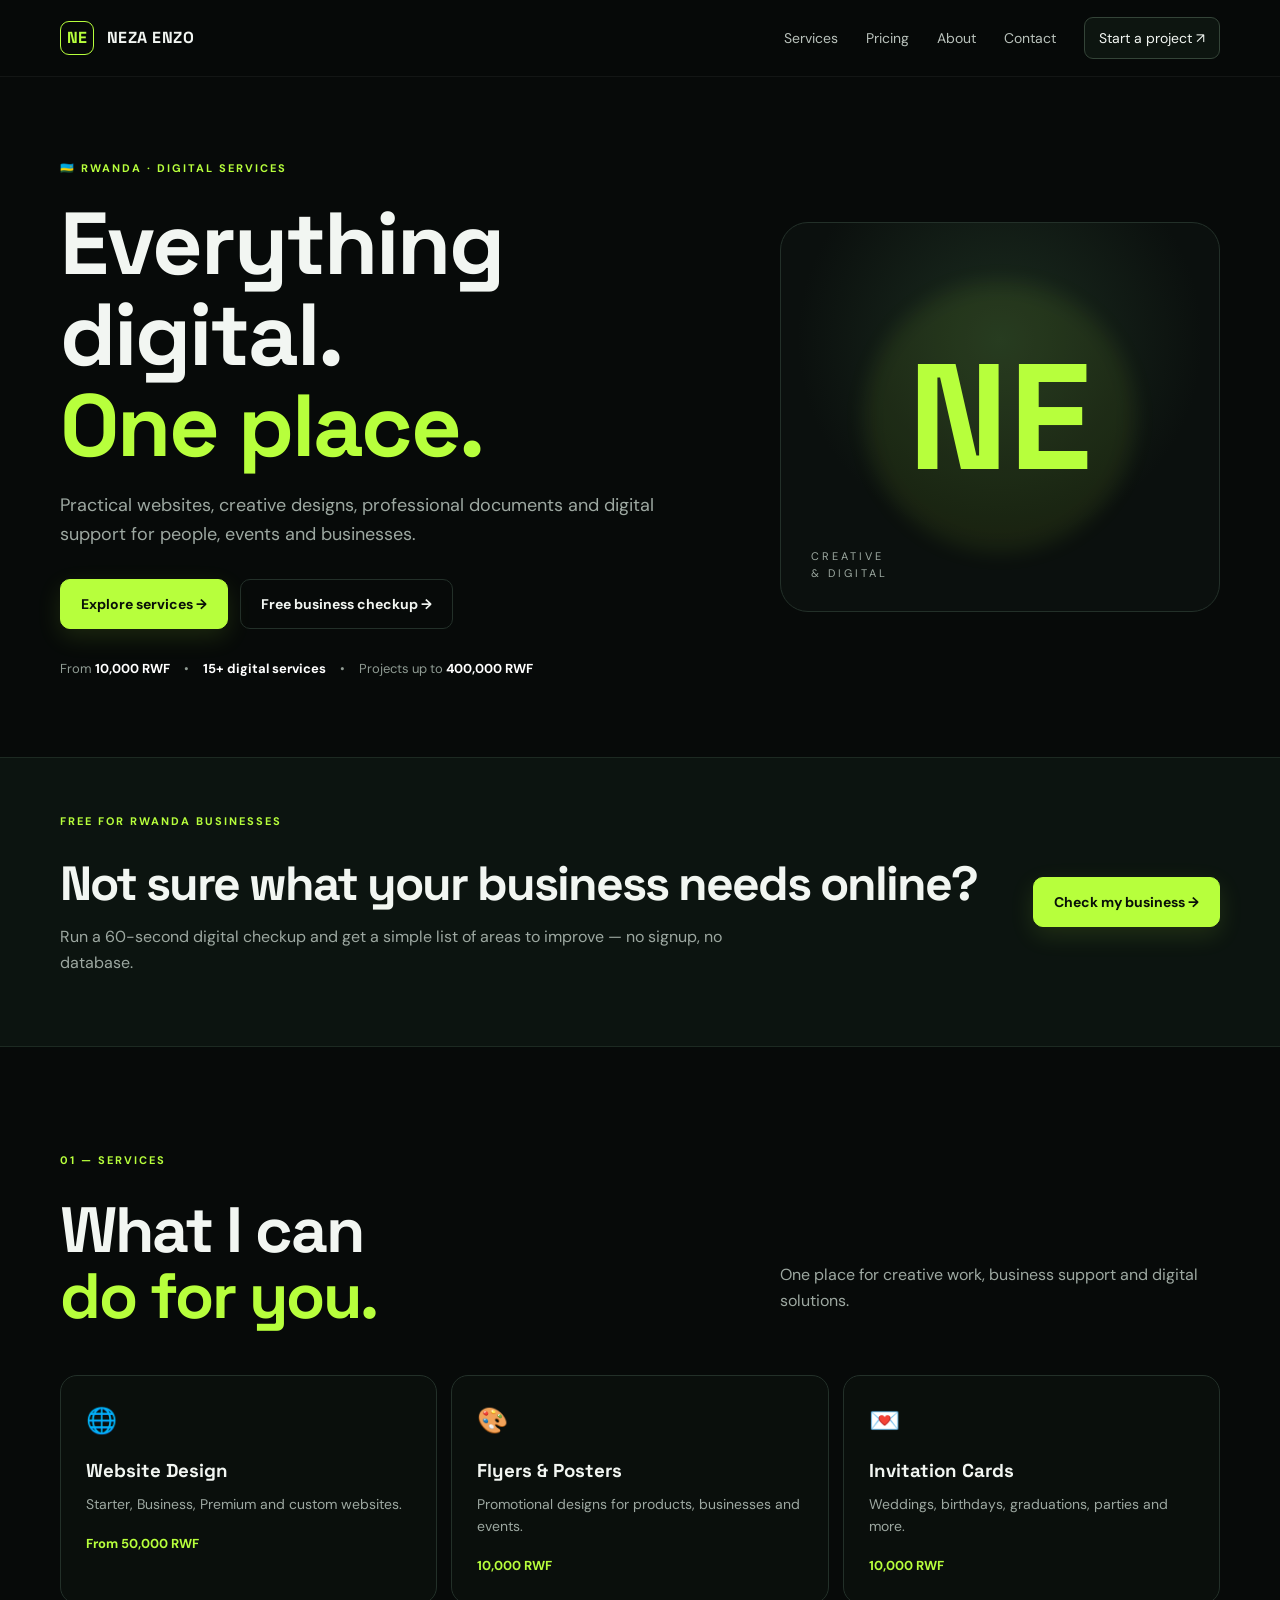
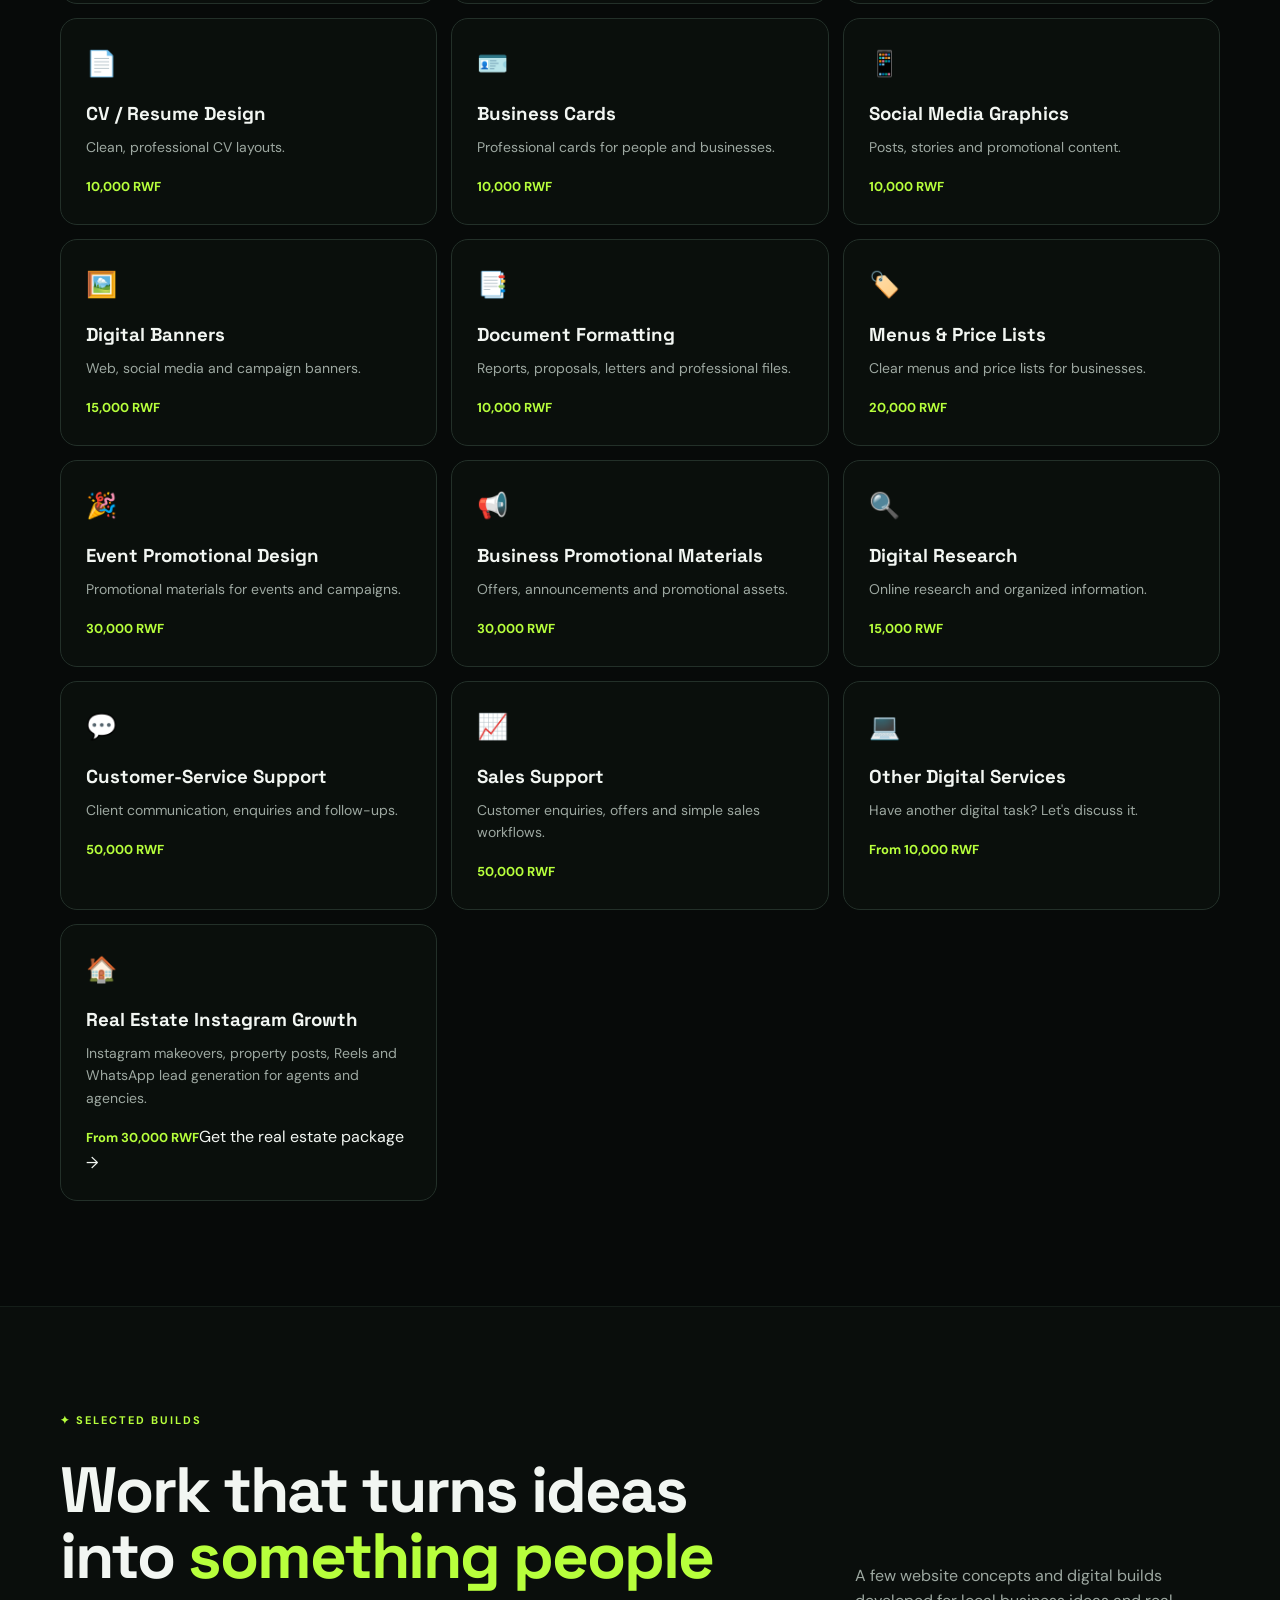
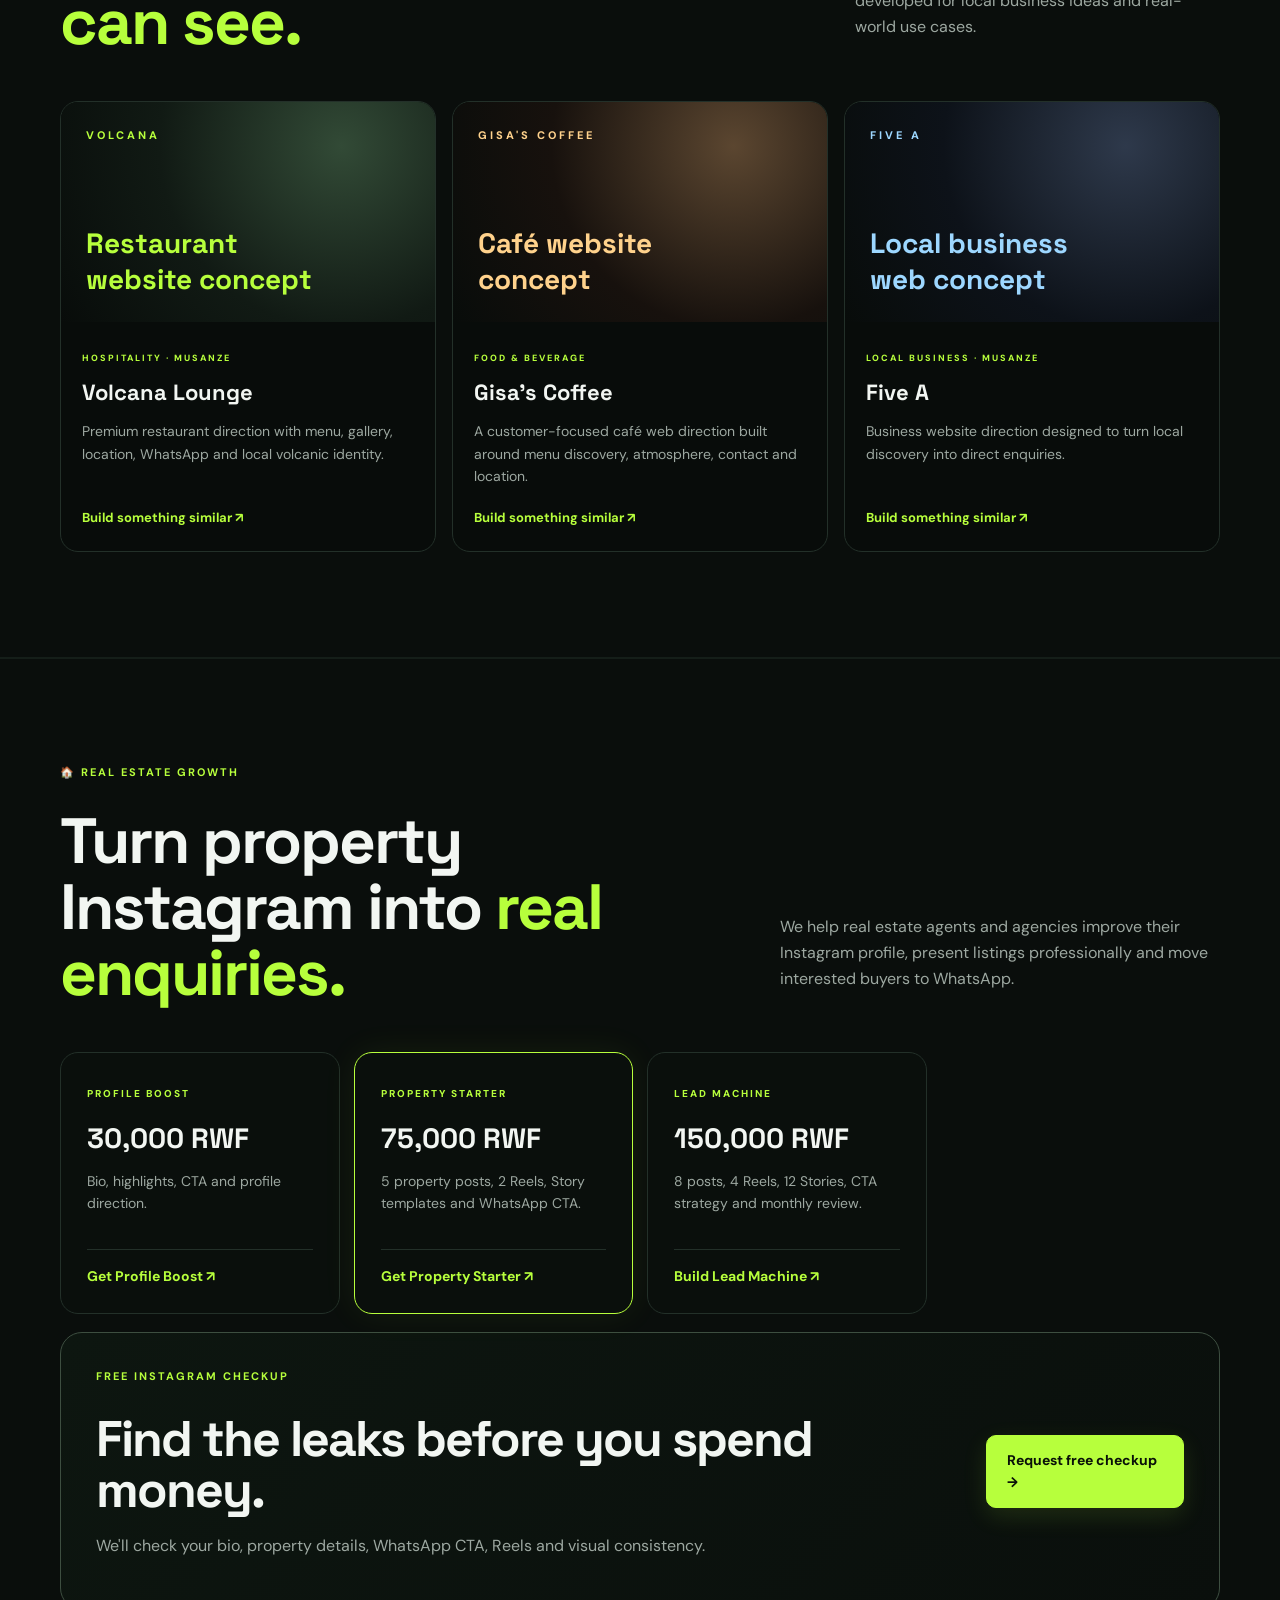
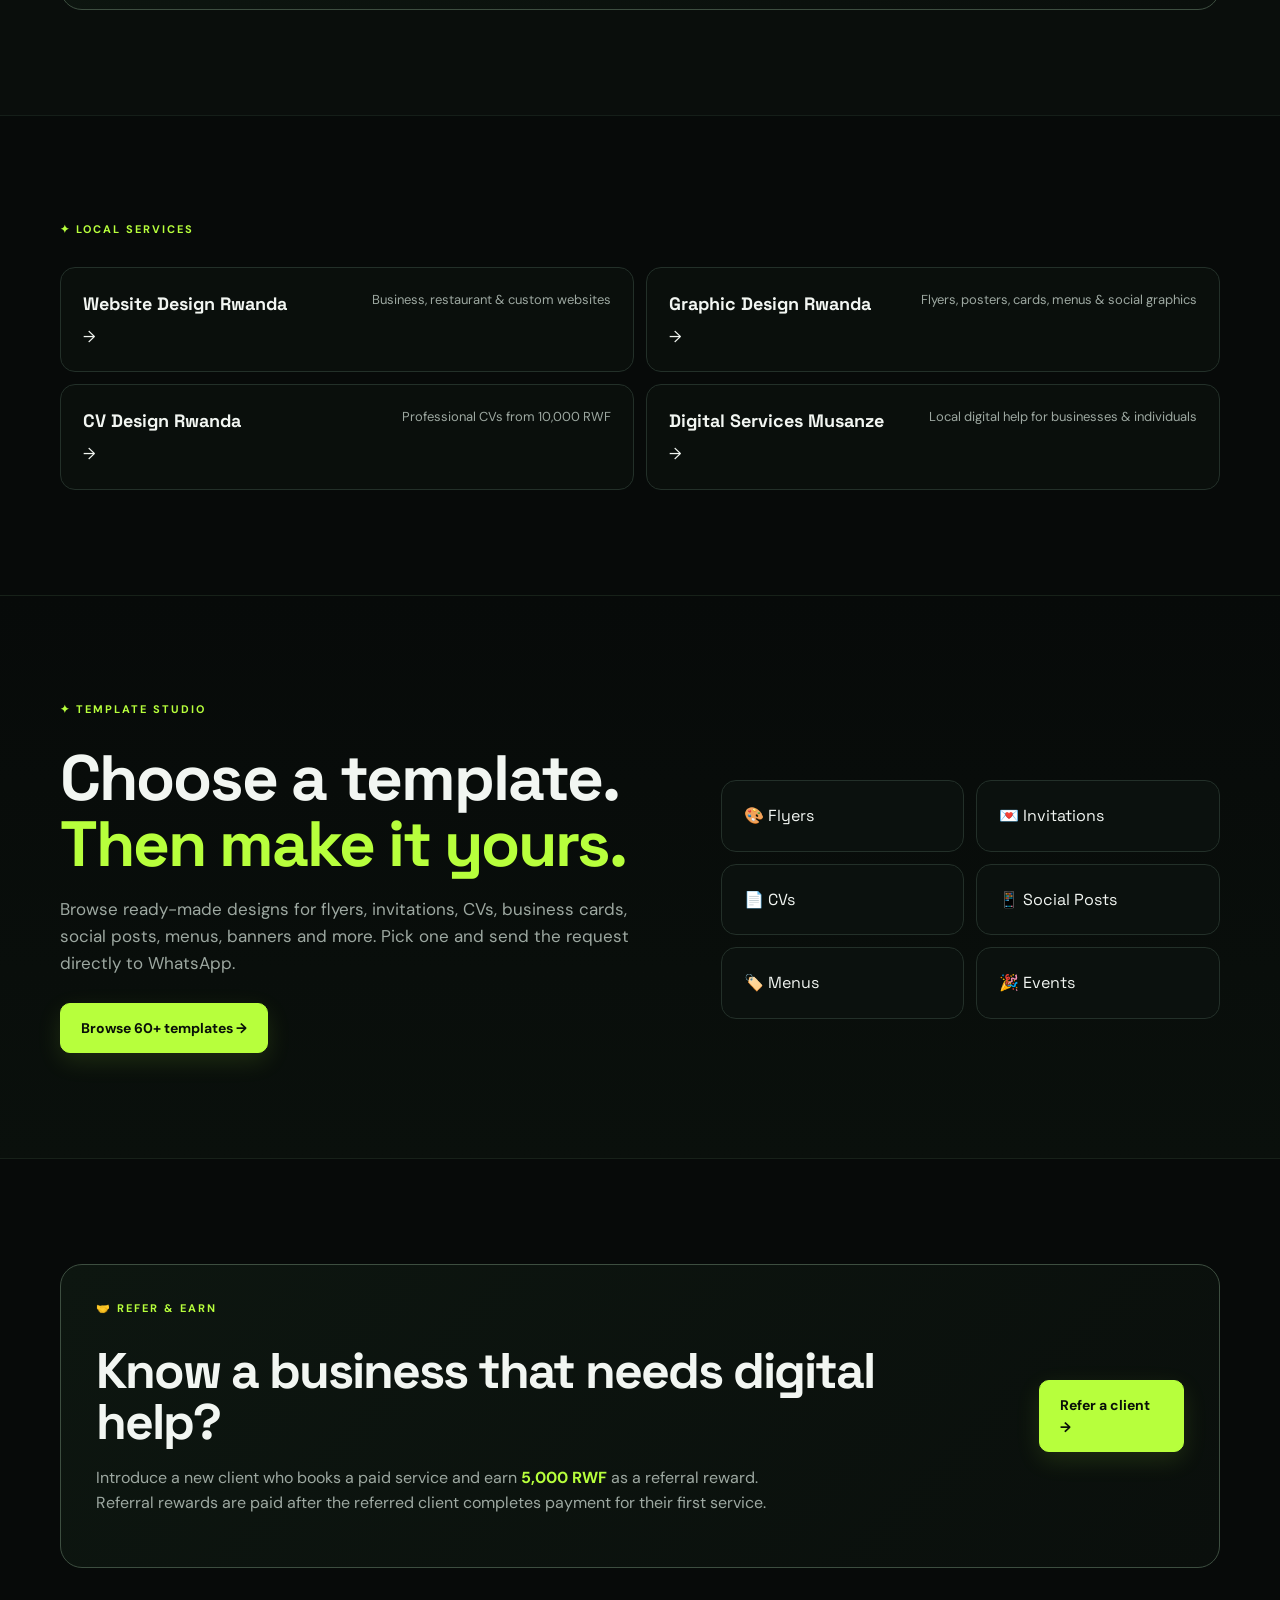
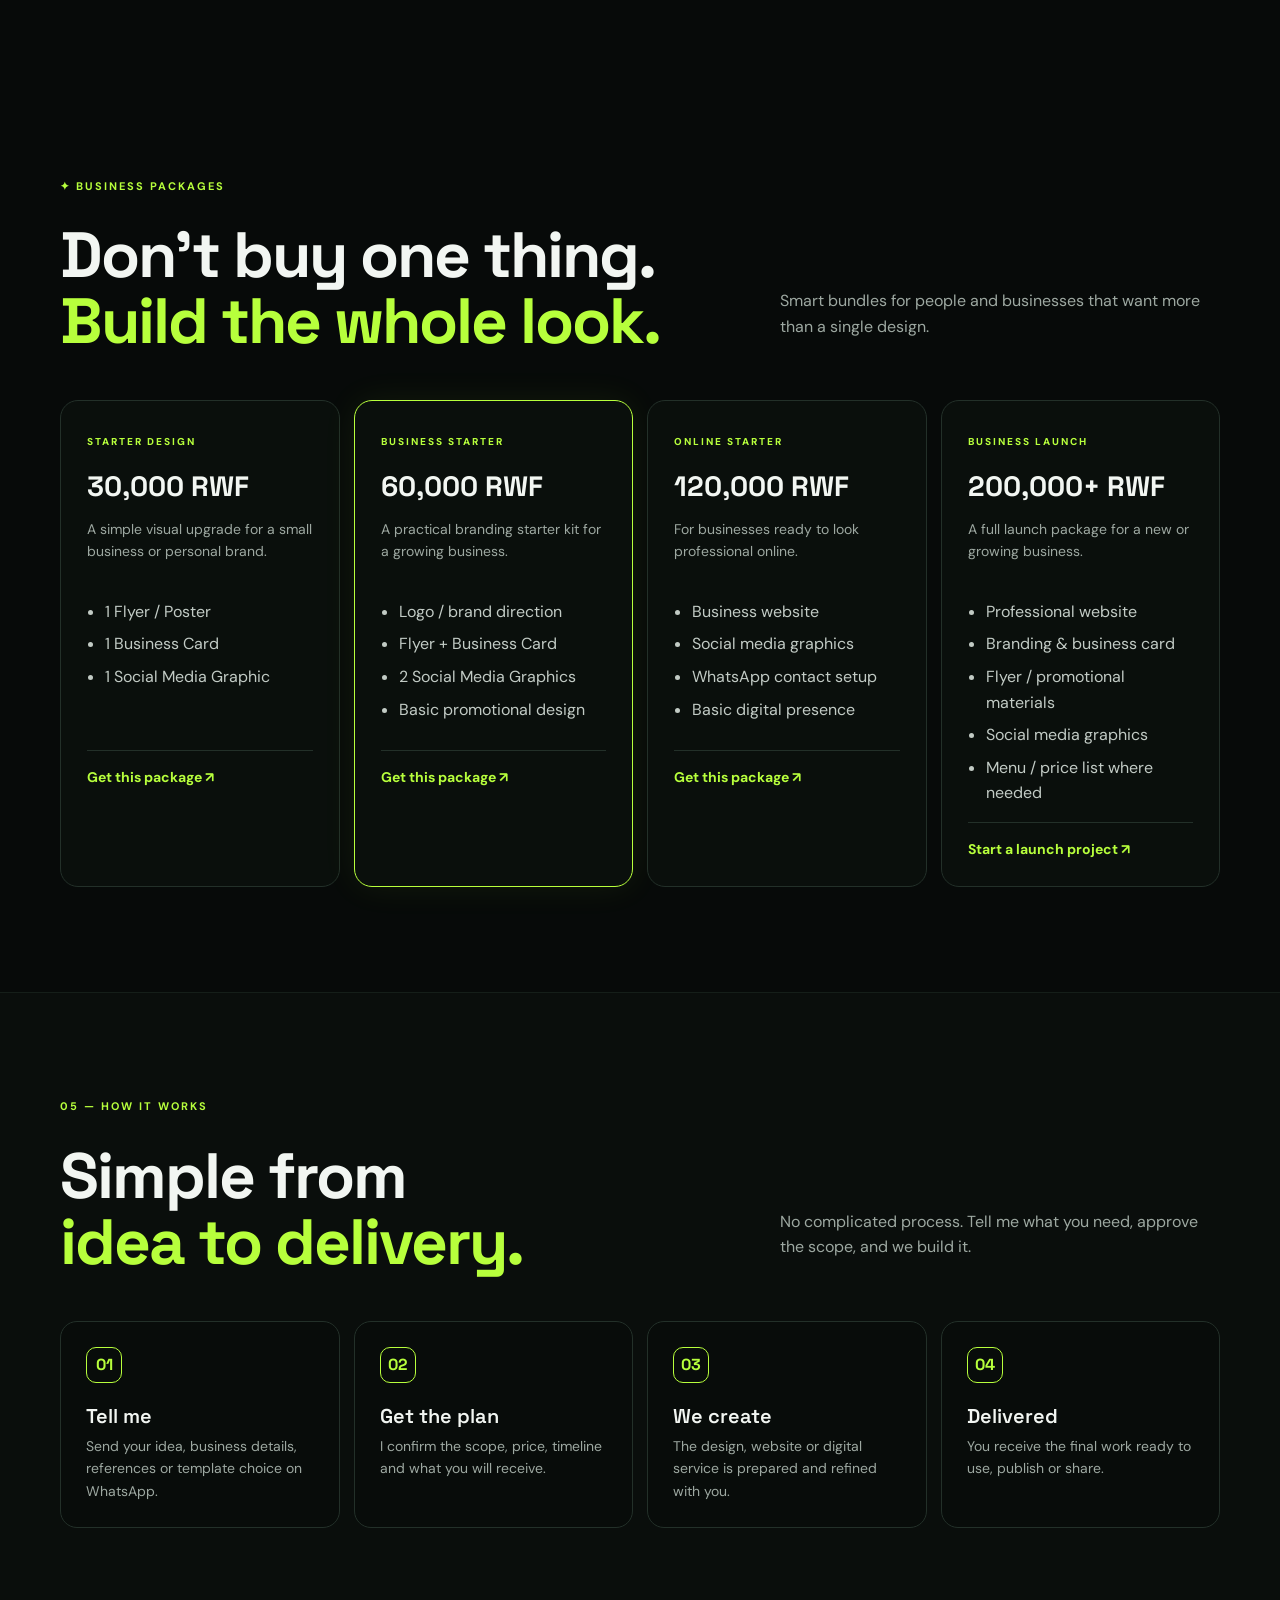
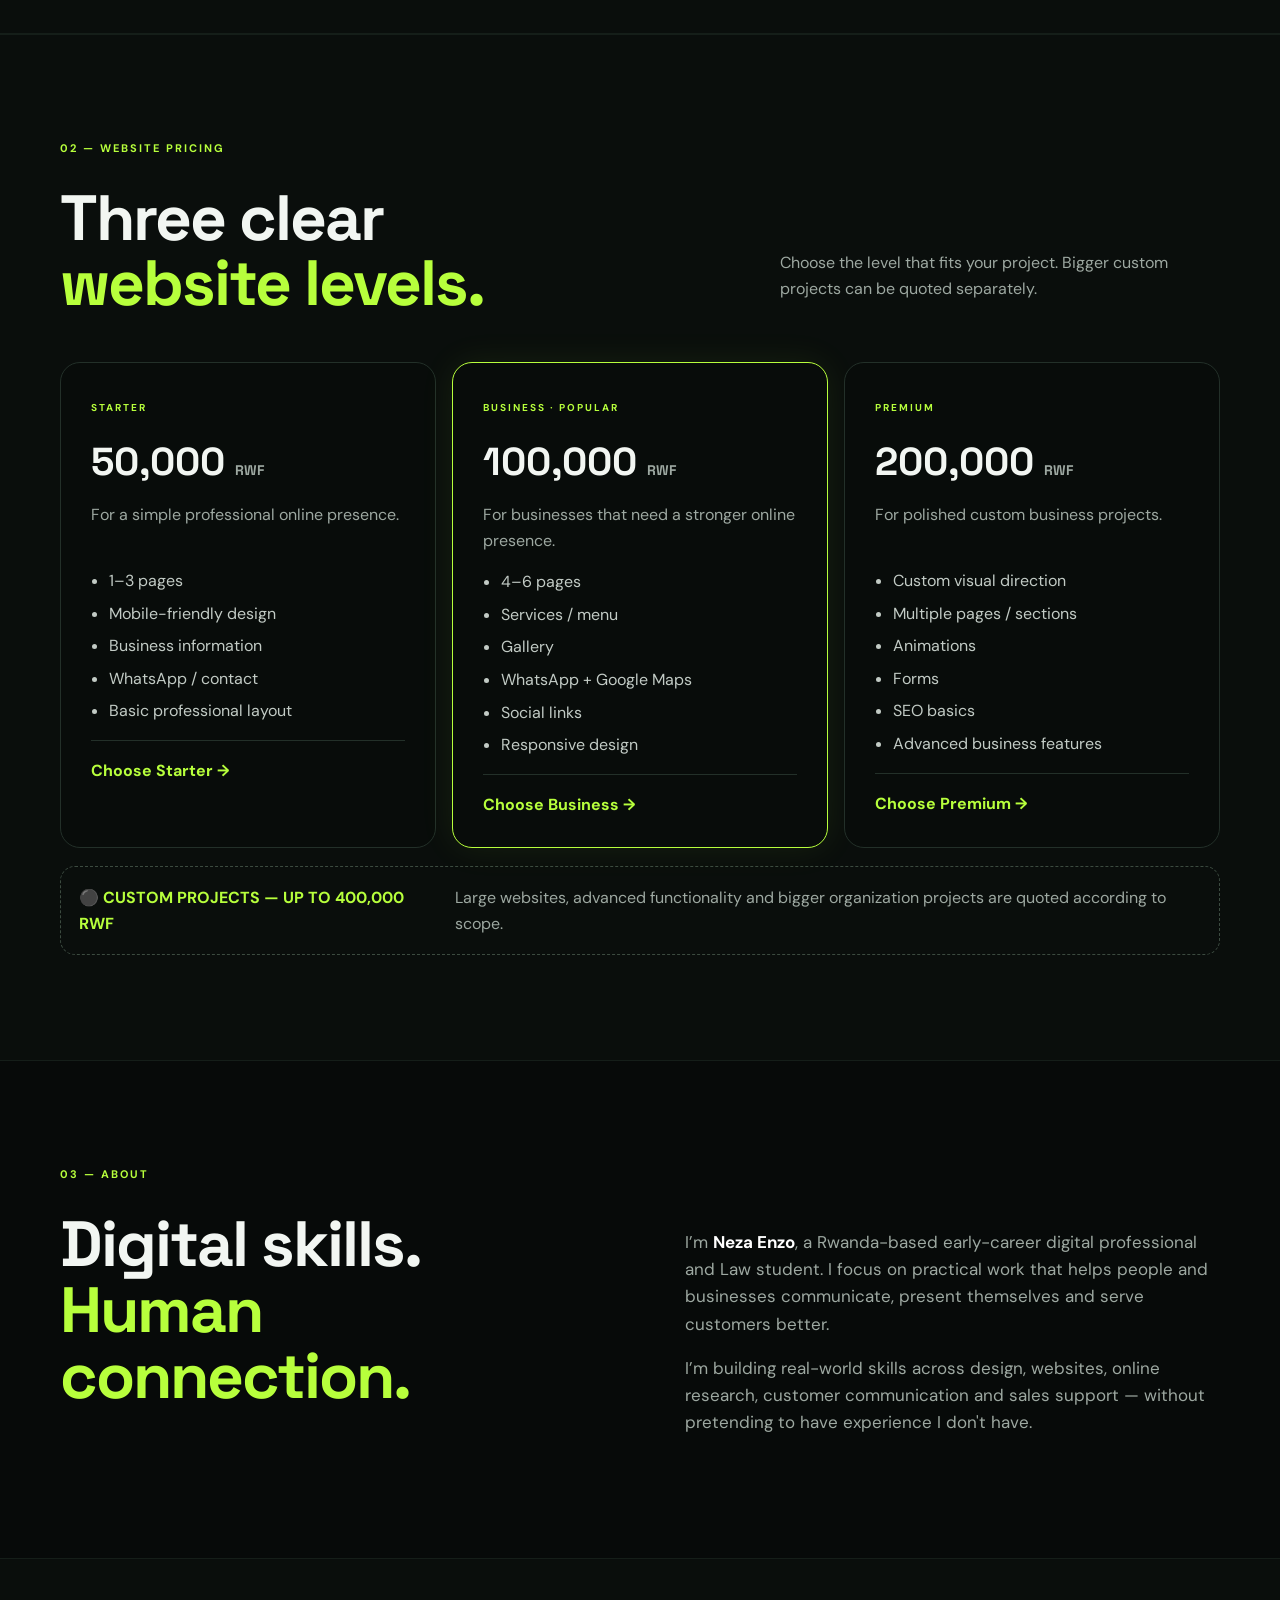
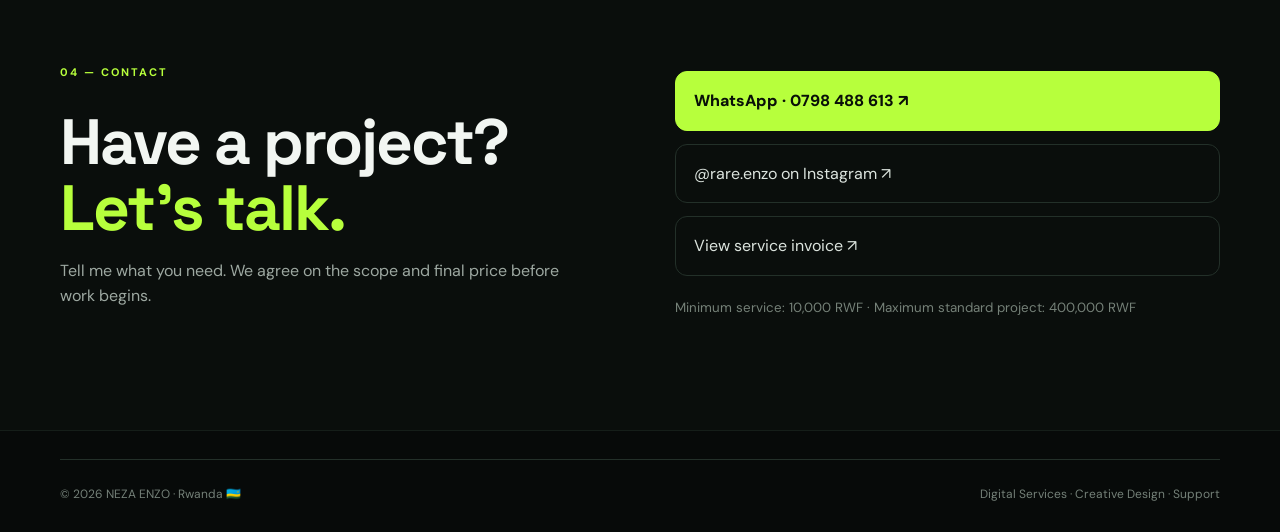
<file: index.html>
<!doctype html>
<html lang="en">
<head>
<meta charset="utf-8"><meta name="viewport" content="width=device-width,initial-scale=1">
<meta name="description" content="NEZA ENZO — digital services in Rwanda: websites, flyers, invitation cards, CVs, business graphics, documents, research and customer support.">
<meta name="robots" content="index, follow">
<link rel="canonical" href="https://findmehere.vercel.app/">
<meta property="og:title" content="NEZA ENZO — Digital Services Rwanda">
<meta property="og:description" content="Websites, creative design, professional documents and digital support from 10,000 RWF.">
<meta property="og:url" content="https://findmehere.vercel.app/">
<meta property="og:type" content="website">
<meta name="theme-color" content="#08110d">
<meta property="og:site_name" content="NEZA ENZO Digital Services">
<meta name="twitter:card" content="summary_large_image">
<script type="application/ld+json">{"@context":"https://schema.org","@type":"ProfessionalService","name":"NEZA ENZO Digital Services","url":"https://findmehere.vercel.app/","areaServed":"Rwanda","telephone":"+250798488613","priceRange":"RWF 10,000 - RWF 400,000","sameAs":["https://www.instagram.com/rare.enzo/"]}</script>
<title>NEZA ENZO — Digital Services Rwanda</title>
<link rel="stylesheet" href="style.css"><link rel="icon" href="favicon.svg">
</head>
<body>
<header><nav class="nav wrap"><a class="logo" href="#home" aria-label="NEZA ENZO home"><b>NE</b> NEZA ENZO</a><button class="menu" aria-label="Menu">☰</button><div class="links"><a href="#services">Services</a><a href="#pricing">Pricing</a><a href="#about">About</a><a href="#contact">Contact</a><a class="nav-cta" href="#contact">Start a project ↗</a></div></nav></header>
<main>
<section id="home" class="hero wrap"><div class="hero-copy"><span class="eyebrow">🇷🇼 RWANDA · DIGITAL SERVICES</span><h1>Everything digital.<br><em>One place.</em></h1><p>Practical websites, creative designs, professional documents and digital support for people, events and businesses.</p><div class="actions"><a class="btn primary" href="#services">Explore services →</a><a class="btn" href="checkup.html">Free business checkup →</a></div><div class="proof"><span>From <b>10,000 RWF</b></span><span>•</span><span><b>15+ digital services</b></span><span>•</span><span>Projects up to <b>400,000 RWF</b></span></div></div><div class="hero-card"><div class="orb"></div><div class="big">NE</div><span>CREATIVE<br>& DIGITAL</span></div></section>

<section class="section acquisition-strip"><div class="wrap acquisition-grid">
<div><div class="label">FREE FOR RWANDA BUSINESSES</div><h2>Not sure what your business needs online?</h2><p>Run a 60-second digital checkup and get a simple list of areas to improve — no signup, no database.</p></div>
<a class="btn primary" href="checkup.html">Check my business →</a>
</div></section>

<section id="services" class="section wrap"><div class="label">01 — SERVICES</div><div class="heading"><h2>What I can<br><em>do for you.</em></h2><p>One place for creative work, business support and digital solutions.</p></div>
<div class="grid">
<article><i>🌐</i><h3>Website Design</h3><p>Starter, Business, Premium and custom websites.</p><strong>From 50,000 RWF</strong></article>
<article><i>🎨</i><h3>Flyers & Posters</h3><p>Promotional designs for products, businesses and events.</p><strong>10,000 RWF</strong></article>
<article><i>💌</i><h3>Invitation Cards</h3><p>Weddings, birthdays, graduations, parties and more.</p><strong>10,000 RWF</strong></article>
<article><i>📄</i><h3>CV / Resume Design</h3><p>Clean, professional CV layouts.</p><strong>10,000 RWF</strong></article>
<article><i>🪪</i><h3>Business Cards</h3><p>Professional cards for people and businesses.</p><strong>10,000 RWF</strong></article>
<article><i>📱</i><h3>Social Media Graphics</h3><p>Posts, stories and promotional content.</p><strong>10,000 RWF</strong></article>
<article><i>🖼️</i><h3>Digital Banners</h3><p>Web, social media and campaign banners.</p><strong>15,000 RWF</strong></article>
<article><i>📑</i><h3>Document Formatting</h3><p>Reports, proposals, letters and professional files.</p><strong>10,000 RWF</strong></article>
<article><i>🏷️</i><h3>Menus & Price Lists</h3><p>Clear menus and price lists for businesses.</p><strong>20,000 RWF</strong></article>
<article><i>🎉</i><h3>Event Promotional Design</h3><p>Promotional materials for events and campaigns.</p><strong>30,000 RWF</strong></article>
<article><i>📢</i><h3>Business Promotional Materials</h3><p>Offers, announcements and promotional assets.</p><strong>30,000 RWF</strong></article>
<article><i>🔍</i><h3>Digital Research</h3><p>Online research and organized information.</p><strong>15,000 RWF</strong></article>
<article><i>💬</i><h3>Customer-Service Support</h3><p>Client communication, enquiries and follow-ups.</p><strong>50,000 RWF</strong></article>
<article><i>📈</i><h3>Sales Support</h3><p>Customer enquiries, offers and simple sales workflows.</p><strong>50,000 RWF</strong></article>
<article><i>💻</i><h3>Other Digital Services</h3><p>Have another digital task? Let's discuss it.</p><strong>From 10,000 RWF</strong></article>
<article class="featured-package"><i>🏠</i><h3>Real Estate Instagram Growth</h3><p>Instagram makeovers, property posts, Reels and WhatsApp lead generation for agents and agencies.</p><strong>From 30,000 RWF</strong><a href="https://wa.me/250798488613">Get the real estate package →</a></article>
</div></section>

<section class="section dark" id="work"><div class="wrap"><div class="label">✦ SELECTED BUILDS</div><div class="heading"><h2>Work that turns ideas into <em>something people can see.</em></h2><p>A few website concepts and digital builds developed for local business ideas and real-world use cases.</p></div>
<div class="projects">
<article class="project"><div class="project-art"><span>VOLCANA</span><b>Restaurant website concept</b></div><div class="project-body"><span>HOSPITALITY · MUSANZE</span><h3>Volcana Lounge</h3><p>Premium restaurant direction with menu, gallery, location, WhatsApp and local volcanic identity.</p><a href="https://wa.me/250798488613?text=Hello%20Enzo%2C%20I%20want%20a%20restaurant%20website%20like%20the%20Volcana%20concept." target="_blank">Build something similar ↗</a></div></article>
<article class="project"><div class="project-art coffee"><span>GISA'S COFFEE</span><b>Café website concept</b></div><div class="project-body"><span>FOOD & BEVERAGE</span><h3>Gisa's Coffee</h3><p>A customer-focused café web direction built around menu discovery, atmosphere, contact and location.</p><a href="https://wa.me/250798488613?text=Hello%20Enzo%2C%20I%20want%20a%20cafe%20website." target="_blank">Build something similar ↗</a></div></article>
<article class="project"><div class="project-art five"><span>FIVE A</span><b>Local business web concept</b></div><div class="project-body"><span>LOCAL BUSINESS · MUSANZE</span><h3>Five A</h3><p>Business website direction designed to turn local discovery into direct enquiries.</p><a href="https://wa.me/250798488613?text=Hello%20Enzo%2C%20I%20want%20a%20local%20business%20website." target="_blank">Build something similar ↗</a></div></article>
</div></div></section>

<section class="section dark" id="real-estate"><div class="wrap"><div class="label">🏠 REAL ESTATE GROWTH</div><div class="heading"><h2>Turn property Instagram into <em>real enquiries.</em></h2><p>We help real estate agents and agencies improve their Instagram profile, present listings professionally and move interested buyers to WhatsApp.</p></div><div class="packages"><article class="package"><span>PROFILE BOOST</span><h3>30,000 RWF</h3><p>Bio, highlights, CTA and profile direction.</p><a href="https://wa.me/250798488613">Get Profile Boost ↗</a></article><article class="package featured-package"><span>PROPERTY STARTER</span><h3>75,000 RWF</h3><p>5 property posts, 2 Reels, Story templates and WhatsApp CTA.</p><a href="https://wa.me/250798488613">Get Property Starter ↗</a></article><article class="package"><span>LEAD MACHINE</span><h3>150,000 RWF</h3><p>8 posts, 4 Reels, 12 Stories, CTA strategy and monthly review.</p><a href="https://wa.me/250798488613">Build Lead Machine ↗</a></article></div><div class="referral-box" style="margin-top:18px"><div><div class="label">FREE INSTAGRAM CHECKUP</div><h2>Find the leaks before you spend money.</h2><p>We'll check your bio, property details, WhatsApp CTA, Reels and visual consistency.</p></div><a class="btn primary" href="https://wa.me/250798488613">Request free checkup →</a></div></div></section>

<section class="section wrap" id="local-seo"><div class="label">✦ LOCAL SERVICES</div><div class="seo-links"><a href="websites-rwanda.html"><b>Website Design Rwanda</b><span>Business, restaurant & custom websites</span>→</a><a href="graphic-design-rwanda.html"><b>Graphic Design Rwanda</b><span>Flyers, posters, cards, menus & social graphics</span>→</a><a href="cv-design-rwanda.html"><b>CV Design Rwanda</b><span>Professional CVs from 10,000 RWF</span>→</a><a href="digital-services-musanze.html"><b>Digital Services Musanze</b><span>Local digital help for businesses & individuals</span>→</a></div></section>

<section class="section template-teaser"><div class="wrap"><div class="label">✦ TEMPLATE STUDIO</div><div class="template-teaser-grid"><div><h2>Choose a template.<br><em>Then make it yours.</em></h2><p>Browse ready-made designs for flyers, invitations, CVs, business cards, social posts, menus, banners and more. Pick one and send the request directly to WhatsApp.</p><a class="btn primary" href="templates.html">Browse 60+ templates →</a></div><div class="teaser-stack"><span>🎨 Flyers</span><span>💌 Invitations</span><span>📄 CVs</span><span>📱 Social Posts</span><span>🏷️ Menus</span><span>🎉 Events</span></div></div></div></section>

<section class="section wrap referral"><div class="referral-box"><div><div class="label">🤝 REFER & EARN</div><h2>Know a business that needs digital help?</h2><p>Introduce a new client who books a paid service and earn <b>5,000 RWF</b> as a referral reward. Referral rewards are paid after the referred client completes payment for their first service.</p></div><a class="btn primary" href="https://wa.me/250798488613?text=Hello%20Enzo%2C%20I%20want%20to%20refer%20a%20client." target="_blank">Refer a client →</a></div></section>

<section class="section wrap" id="packages">
<div class="label">✦ BUSINESS PACKAGES</div>
<div class="heading"><h2>Don’t buy one thing.<br><em>Build the whole look.</em></h2><p>Smart bundles for people and businesses that want more than a single design.</p></div>
<div class="packages">
<article class="package"><span>STARTER DESIGN</span><h3>30,000 RWF</h3><p>A simple visual upgrade for a small business or personal brand.</p><ul><li>1 Flyer / Poster</li><li>1 Business Card</li><li>1 Social Media Graphic</li></ul><a href="https://wa.me/250798488613?text=Hello%20Enzo%2C%20I%27m%20interested%20in%20the%20Starter%20Design%20package." target="_blank">Get this package ↗</a></article>
<article class="package featured-package"><span>BUSINESS STARTER</span><h3>60,000 RWF</h3><p>A practical branding starter kit for a growing business.</p><ul><li>Logo / brand direction</li><li>Flyer + Business Card</li><li>2 Social Media Graphics</li><li>Basic promotional design</li></ul><a href="https://wa.me/250798488613?text=Hello%20Enzo%2C%20I%27m%20interested%20in%20the%20Business%20Starter%20package." target="_blank">Get this package ↗</a></article>
<article class="package"><span>ONLINE STARTER</span><h3>120,000 RWF</h3><p>For businesses ready to look professional online.</p><ul><li>Business website</li><li>Social media graphics</li><li>WhatsApp contact setup</li><li>Basic digital presence</li></ul><a href="https://wa.me/250798488613?text=Hello%20Enzo%2C%20I%27m%20interested%20in%20the%20Online%20Starter%20package." target="_blank">Get this package ↗</a></article>
<article class="package"><span>BUSINESS LAUNCH</span><h3>200,000+ RWF</h3><p>A full launch package for a new or growing business.</p><ul><li>Professional website</li><li>Branding & business card</li><li>Flyer / promotional materials</li><li>Social media graphics</li><li>Menu / price list where needed</li></ul><a href="https://wa.me/250798488613?text=Hello%20Enzo%2C%20I%27m%20interested%20in%20the%20Business%20Launch%20package." target="_blank">Start a launch project ↗</a></article>
</div></section>

<section class="section workflow dark">
<div class="wrap"><div class="label">05 — HOW IT WORKS</div><div class="heading"><h2>Simple from<br><em>idea to delivery.</em></h2><p>No complicated process. Tell me what you need, approve the scope, and we build it.</p></div>
<div class="steps"><div><b>01</b><h3>Tell me</h3><p>Send your idea, business details, references or template choice on WhatsApp.</p></div><div><b>02</b><h3>Get the plan</h3><p>I confirm the scope, price, timeline and what you will receive.</p></div><div><b>03</b><h3>We create</h3><p>The design, website or digital service is prepared and refined with you.</p></div><div><b>04</b><h3>Delivered</h3><p>You receive the final work ready to use, publish or share.</p></div></div>
</div></section>

<section id="pricing" class="section dark"><div class="wrap"><div class="label">02 — WEBSITE PRICING</div><div class="heading"><h2>Three clear<br><em>website levels.</em></h2><p>Choose the level that fits your project. Bigger custom projects can be quoted separately.</p></div>
<div class="web-prices">
<div class="price"><span>STARTER</span><h3>50,000 <small>RWF</small></h3><p>For a simple professional online presence.</p><ul><li>1–3 pages</li><li>Mobile-friendly design</li><li>Business information</li><li>WhatsApp / contact</li><li>Basic professional layout</li></ul><a href="https://wa.me/250798488613?text=Hello%20Enzo%2C%20I%20want%20the%2050K%20Starter%20website." target="_blank">Choose Starter →</a></div>
<div class="price featured"><span>BUSINESS · POPULAR</span><h3>100,000 <small>RWF</small></h3><p>For businesses that need a stronger online presence.</p><ul><li>4–6 pages</li><li>Services / menu</li><li>Gallery</li><li>WhatsApp + Google Maps</li><li>Social links</li><li>Responsive design</li></ul><a href="https://wa.me/250798488613?text=Hello%20Enzo%2C%20I%20want%20the%20100K%20Business%20website." target="_blank">Choose Business →</a></div>
<div class="price"><span>PREMIUM</span><h3>200,000 <small>RWF</small></h3><p>For polished custom business projects.</p><ul><li>Custom visual direction</li><li>Multiple pages / sections</li><li>Animations</li><li>Forms</li><li>SEO basics</li><li>Advanced business features</li></ul><a href="https://wa.me/250798488613?text=Hello%20Enzo%2C%20I%20want%20the%20200K%20Premium%20website." target="_blank">Choose Premium →</a></div>
</div><div class="custom"><b>⚫ CUSTOM PROJECTS — UP TO 400,000 RWF</b><span>Large websites, advanced functionality and bigger organization projects are quoted according to scope.</span></div></div></section>

<section class="section wrap" id="about"><div class="label">03 — ABOUT</div><div class="about"><div><h2>Digital skills.<br><em>Human connection.</em></h2></div><div><p>I’m <b>Neza Enzo</b>, a Rwanda-based early-career digital professional and Law student. I focus on practical work that helps people and businesses communicate, present themselves and serve customers better.</p><p>I’m building real-world skills across design, websites, online research, customer communication and sales support — without pretending to have experience I don't have.</p></div></div></section>

<section class="section dark" id="contact"><div class="wrap contact"><div><div class="label">04 — CONTACT</div><h2>Have a project?<br><em>Let's talk.</em></h2><p>Tell me what you need. We agree on the scope and final price before work begins.</p></div><div class="contact-box"><a class="contact-btn" href="https://wa.me/250798488613?text=Hello%20Enzo%2C%20I%20saw%20your%20digital%20services%20and%20I%27d%20like%20to%20discuss%20a%20project." target="_blank">WhatsApp · 0798 488 613 ↗</a><a href="https://www.instagram.com/rare.enzo/" target="_blank">@rare.enzo on Instagram ↗</a><a href="invoice.html">View service invoice ↗</a><small>Minimum service: 10,000 RWF · Maximum standard project: 400,000 RWF</small></div></div></section>
</main><footer><div class="wrap"><span>© 2026 NEZA ENZO · Rwanda 🇷🇼</span><span>Digital Services · Creative Design · Support</span></div></footer>
<script src="script.js"></script>
</body></html>
</file>
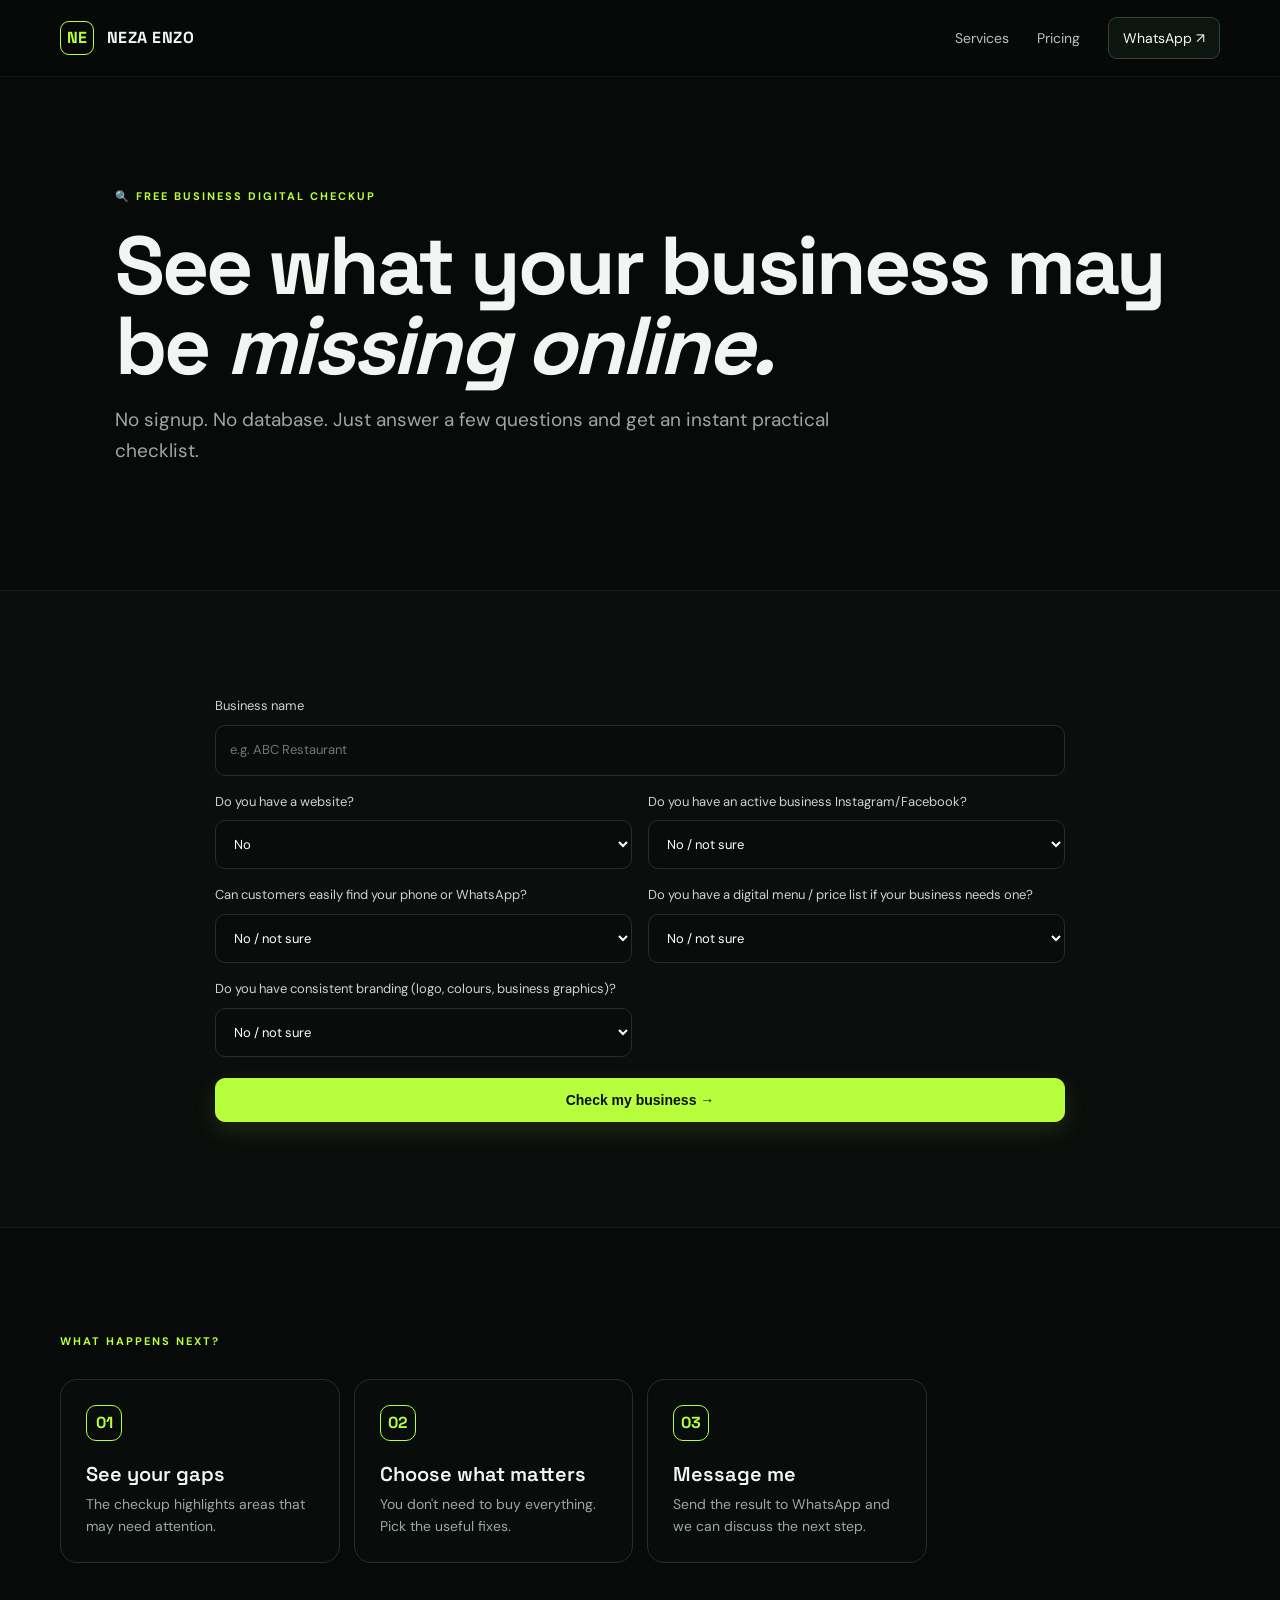
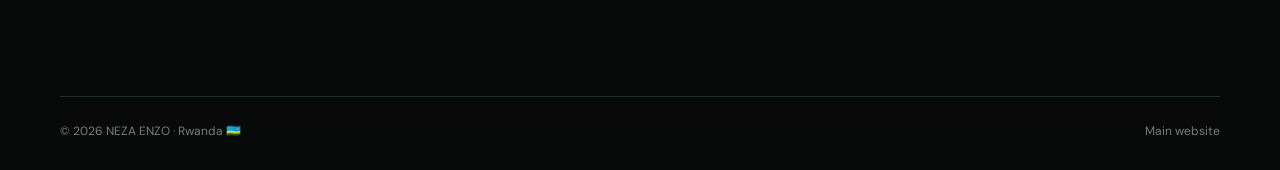
<file: checkup.html>
<!doctype html>
<html lang="en"><head><meta charset="utf-8"><meta name="viewport" content="width=device-width,initial-scale=1"><meta name="description" content="Free Rwanda business digital checkup by NEZA ENZO. Check your website, social presence, contact details, digital menu and branding needs."><meta name="robots" content="index, follow"><link rel="canonical" href="https://findmehere.vercel.app/checkup.html"><title>Free Business Digital Checkup — Rwanda</title><link rel="stylesheet" href="style.css"><link rel="icon" href="favicon.svg"></head>
<body><header><nav class="nav wrap"><a class="logo" href="index.html"><b>NE</b> NEZA ENZO</a><div class="links"><a href="index.html#services">Services</a><a href="index.html#pricing">Pricing</a><a class="nav-cta" href="https://wa.me/250798488613" target="_blank">WhatsApp ↗</a></div></nav></header>
<main><section class="section wrap landing-hero"><span class="eyebrow">🔍 FREE BUSINESS DIGITAL CHECKUP</span><h1>See what your business may be <em>missing online.</em></h1><p>No signup. No database. Just answer a few questions and get an instant practical checklist.</p></section>
<section class="section dark"><div class="wrap"><div class="checkup-box"><form id="checkup"><label>Business name<input id="business" required placeholder="e.g. ABC Restaurant"></label><label>Do you have a website?<select id="website"><option value="no">No</option><option value="yes">Yes</option></select></label><label>Do you have an active business Instagram/Facebook?<select id="social"><option value="no">No / not sure</option><option value="yes">Yes</option></select></label><label>Can customers easily find your phone or WhatsApp?<select id="contact"><option value="no">No / not sure</option><option value="yes">Yes</option></select></label><label>Do you have a digital menu / price list if your business needs one?<select id="menu"><option value="no">No / not sure</option><option value="yes">Yes</option></select></label><label>Do you have consistent branding (logo, colours, business graphics)?<select id="brand"><option value="no">No / not sure</option><option value="yes">Yes</option></select></label><button class="btn primary" type="submit">Check my business →</button></form><div id="result" class="checkup-result" hidden></div></div></div></section>
<section class="section wrap"><div class="label">WHAT HAPPENS NEXT?</div><div class="steps"><div><b>01</b><h3>See your gaps</h3><p>The checkup highlights areas that may need attention.</p></div><div><b>02</b><h3>Choose what matters</h3><p>You don't need to buy everything. Pick the useful fixes.</p></div><div><b>03</b><h3>Message me</h3><p>Send the result to WhatsApp and we can discuss the next step.</p></div></div></section></main><footer><div class="wrap"><span>© 2026 NEZA ENZO · Rwanda 🇷🇼</span><span><a href="index.html">Main website</a></span></div></footer>
<script>
const form=document.querySelector('#checkup'),result=document.querySelector('#result');
const esc=s=>s.replace(/[&<>"']/g,m=>({'&':'&amp;','<':'&lt;','>':'&gt;','"':'&quot;',"'":'&#39;'}[m]));
form.addEventListener('submit',e=>{e.preventDefault();const name=esc(document.querySelector('#business').value.trim());const fields=[['website','🌐 Website'],['social','📱 Social presence'],['contact','💬 Contact / WhatsApp'],['menu','🏷️ Digital menu / price list'],['brand','🎨 Branding']];const gaps=fields.filter(([id])=>document.querySelector('#'+id).value==='no').map(([,label])=>label);const ready=fields.filter(([id])=>document.querySelector('#'+id).value==='yes').map(([,label])=>label);const message='Hello Enzo, I ran the free digital checkup for '+name+'. Areas I want help with: '+(gaps.join(', ')||'Nothing urgent — I want to improve further.');result.hidden=false;result.innerHTML='<div class="result-score">'+(gaps.length===0?'READY':'NEEDS ATTENTION')+'</div><h2>'+name+' — digital checkup</h2><p>'+(gaps.length?'<b>Priority areas:</b> '+gaps.join(' · '):'<b>Nice.</b> Your answers show a solid starting point.')+'</p><p class="muted">'+(ready.length?'Already covered: '+ready.join(' · '):'Start with the basics: a clear contact point and professional presentation.')+'</p><a class="btn primary" target="_blank" href="https://wa.me/250798488613?text='+encodeURIComponent(message)+'">Send my checkup to WhatsApp ↗</a>';result.scrollIntoView({behavior:'smooth',block:'center'})});
</script></body></html>
</file>
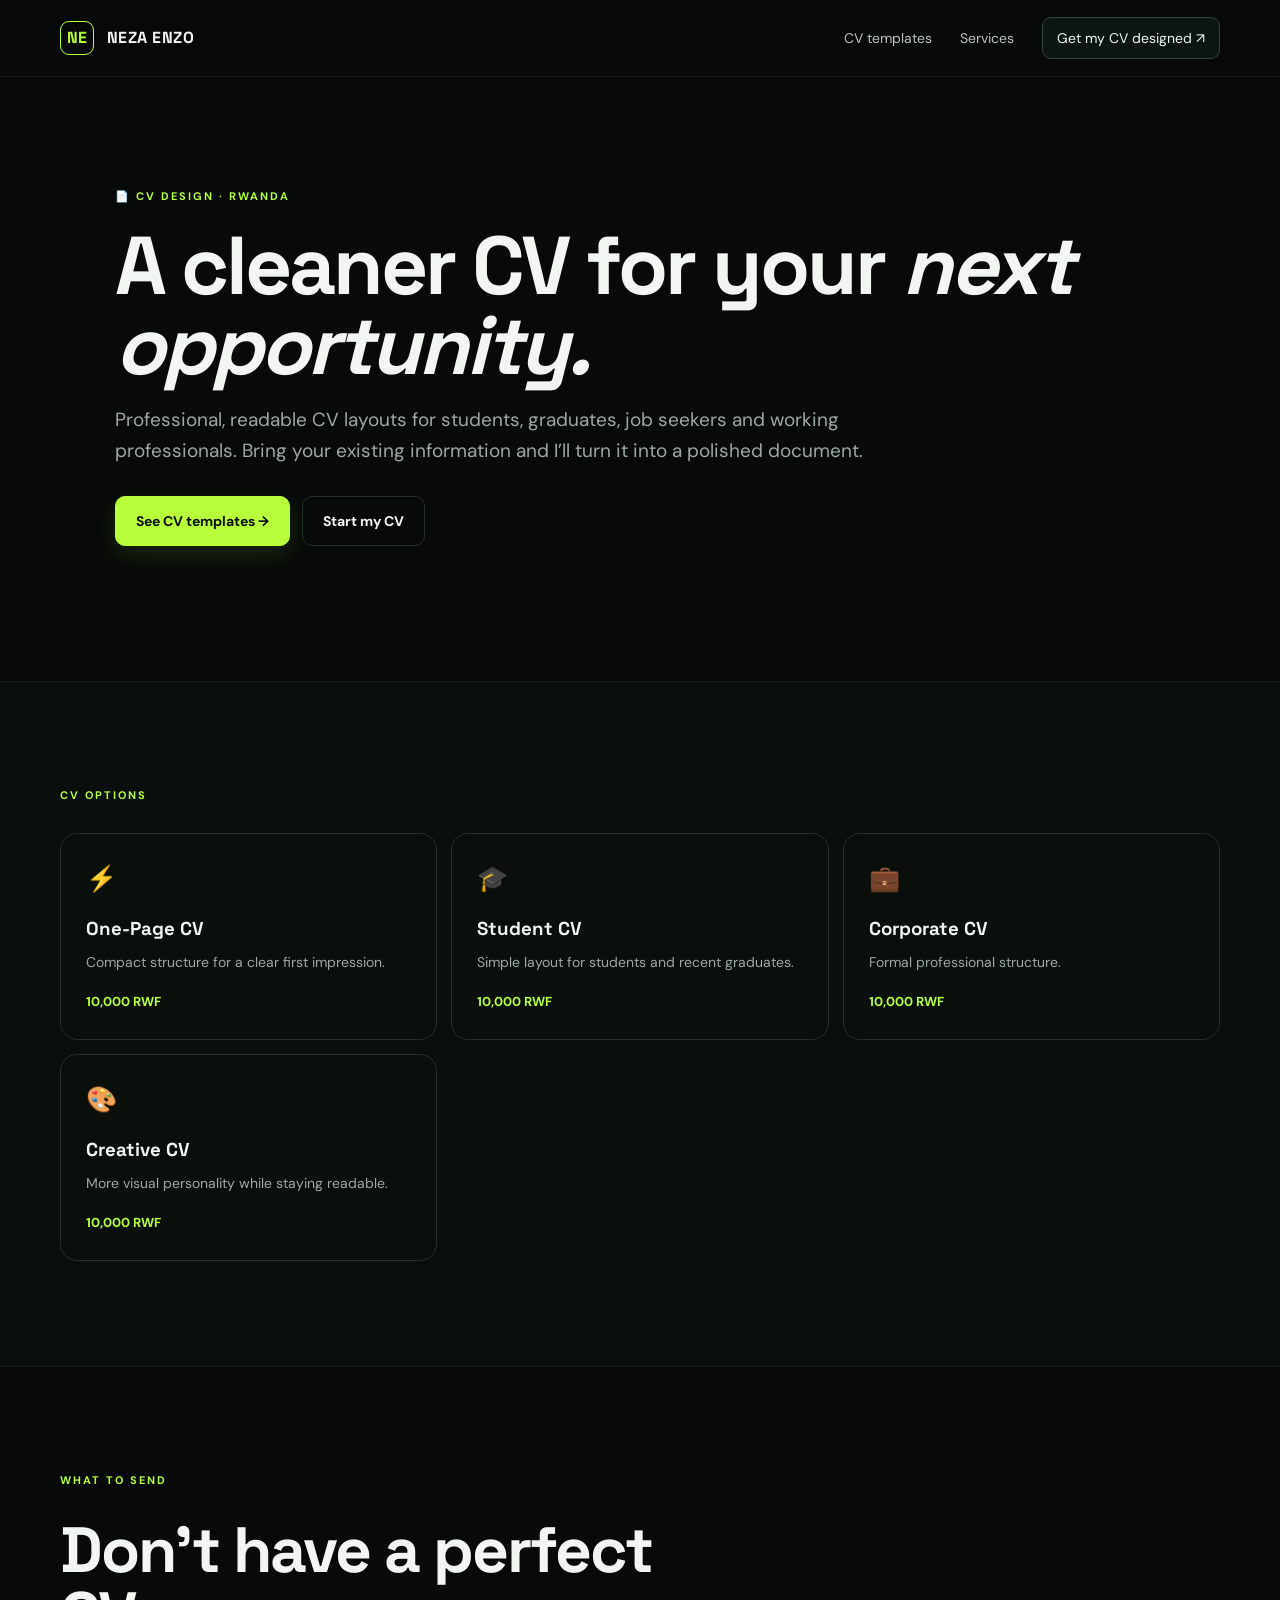
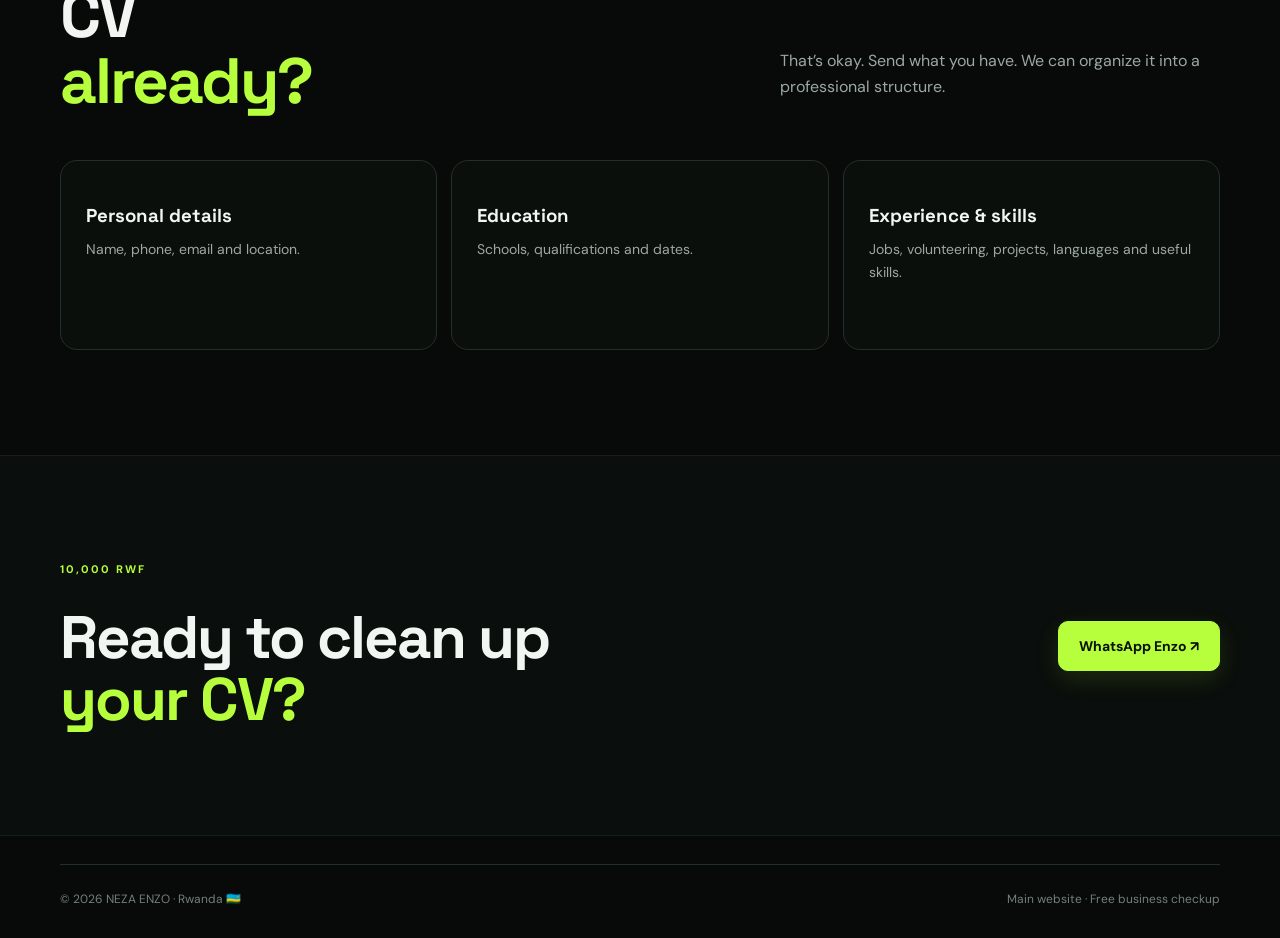
<file: cv-design-rwanda.html>
<!doctype html>
<html lang="en"><head><meta charset="utf-8"><meta name="viewport" content="width=device-width,initial-scale=1"><meta name="description" content="Professional CV and resume design in Rwanda for students, graduates and job seekers. Clean CV layouts from 10,000 RWF by NEZA ENZO."><meta name="robots" content="index, follow"><link rel="canonical" href="https://findmehere.vercel.app/cv-design-rwanda.html"><title>CV Design Rwanda — Professional Resume Design</title><link rel="stylesheet" href="style.css"><link rel="icon" href="favicon.svg"></head>
<body><header><nav class="nav wrap"><a class="logo" href="index.html"><b>NE</b> NEZA ENZO</a><div class="links"><a href="templates.html">CV templates</a><a href="index.html#services">Services</a><a class="nav-cta" href="https://wa.me/250798488613?text=Hello%20Enzo%2C%20I%20need%20a%20professional%20CV." target="_blank">Get my CV designed ↗</a></div></nav></header>
<main><section class="section wrap landing-hero"><span class="eyebrow">📄 CV DESIGN · RWANDA</span><h1>A cleaner CV for your <em>next opportunity.</em></h1><p>Professional, readable CV layouts for students, graduates, job seekers and working professionals. Bring your existing information and I’ll turn it into a polished document.</p><div class="actions"><a class="btn primary" href="templates.html">See CV templates →</a><a class="btn" href="https://wa.me/250798488613?text=Hello%20Enzo%2C%20I%20need%20my%20CV%20designed." target="_blank">Start my CV</a></div></section>
<section class="section dark"><div class="wrap"><div class="label">CV OPTIONS</div><div class="grid"><article><i>⚡</i><h3>One-Page CV</h3><p>Compact structure for a clear first impression.</p><strong>10,000 RWF</strong></article><article><i>🎓</i><h3>Student CV</h3><p>Simple layout for students and recent graduates.</p><strong>10,000 RWF</strong></article><article><i>💼</i><h3>Corporate CV</h3><p>Formal professional structure.</p><strong>10,000 RWF</strong></article><article><i>🎨</i><h3>Creative CV</h3><p>More visual personality while staying readable.</p><strong>10,000 RWF</strong></article></div></div></section>
<section class="section wrap"><div class="label">WHAT TO SEND</div><div class="heading"><h2>Don’t have a perfect CV<br><em>already?</em></h2><p>That’s okay. Send what you have. We can organize it into a professional structure.</p></div><div class="grid"><article><h3>Personal details</h3><p>Name, phone, email and location.</p></article><article><h3>Education</h3><p>Schools, qualifications and dates.</p></article><article><h3>Experience & skills</h3><p>Jobs, volunteering, projects, languages and useful skills.</p></article></div></section>
<section class="section dark"><div class="wrap cta-band"><div><div class="label">10,000 RWF</div><h2>Ready to clean up<br><em>your CV?</em></h2></div><a class="btn primary" href="https://wa.me/250798488613?text=Hello%20Enzo%2C%20I%20want%20a%2010K%20CV%20design." target="_blank">WhatsApp Enzo ↗</a></div></section></main><footer><div class="wrap"><span>© 2026 NEZA ENZO · Rwanda 🇷🇼</span><span><a href="index.html">Main website</a> · <a href="checkup.html">Free business checkup</a></span></div></footer></body></html>
</file>
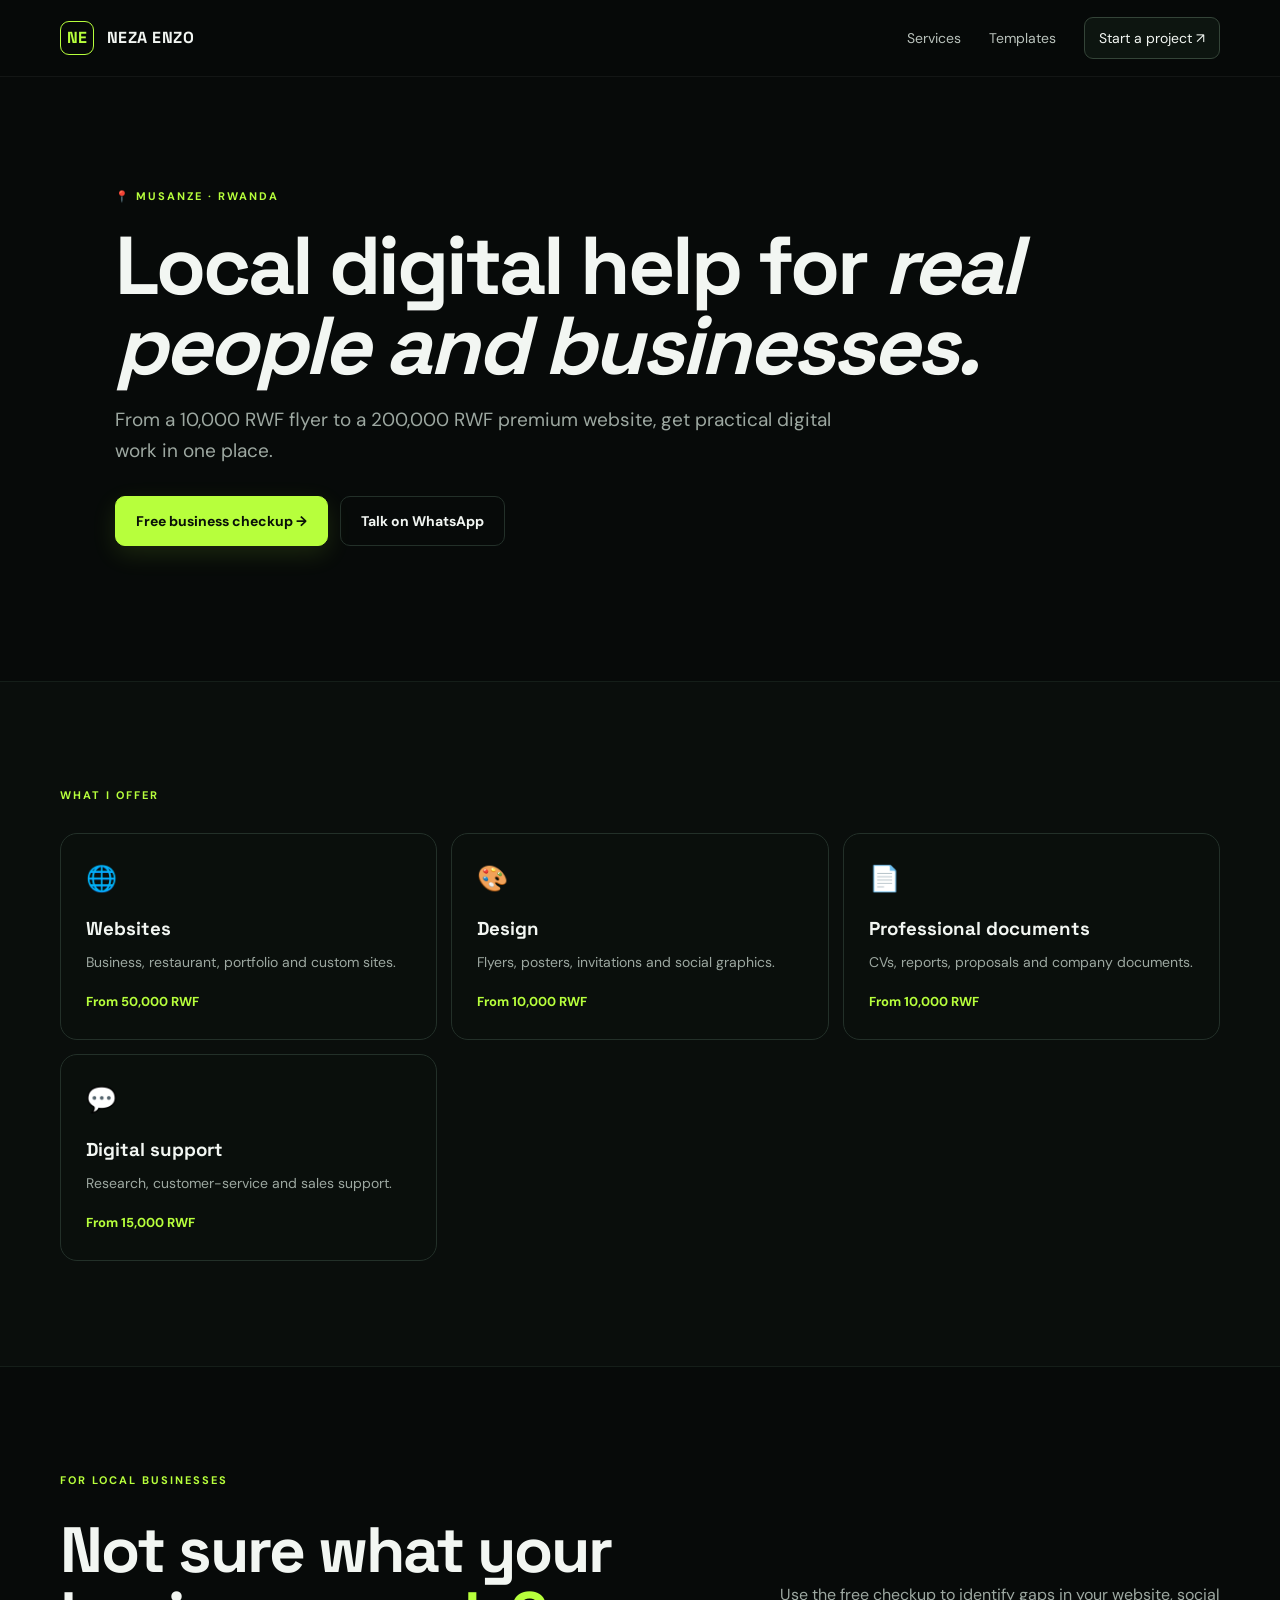
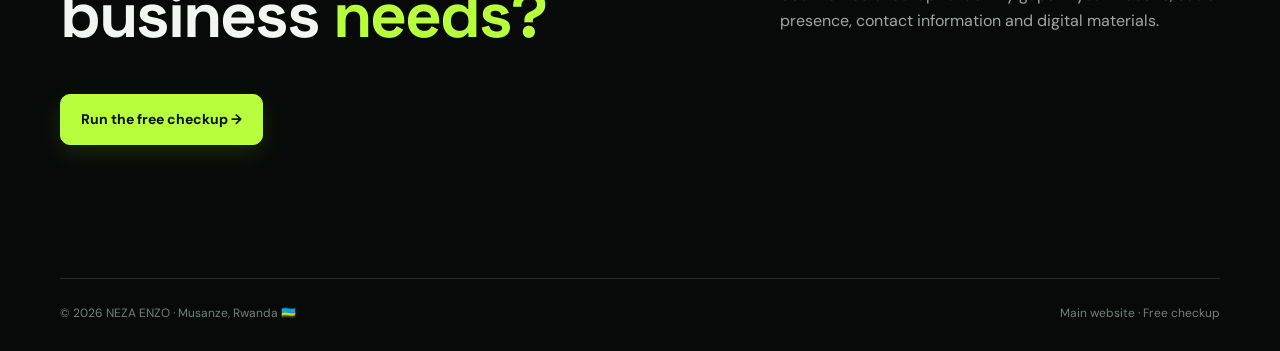
<file: digital-services-musanze.html>
<!doctype html>
<html lang="en"><head><meta charset="utf-8"><meta name="viewport" content="width=device-width,initial-scale=1"><meta name="description" content="Digital services in Musanze, Rwanda: websites, graphic design, CVs, invitations, menus, business cards, social media graphics and digital support."><meta name="robots" content="index, follow"><link rel="canonical" href="https://findmehere.vercel.app/digital-services-musanze.html"><title>Digital Services Musanze — NEZA ENZO</title><link rel="stylesheet" href="style.css"><link rel="icon" href="favicon.svg"></head>
<body><header><nav class="nav wrap"><a class="logo" href="index.html"><b>NE</b> NEZA ENZO</a><div class="links"><a href="index.html#services">Services</a><a href="templates.html">Templates</a><a class="nav-cta" href="https://wa.me/250798488613?text=Hello%20Enzo%2C%20I%27m%20in%20Musanze%20and%20I%20need%20a%20digital%20service." target="_blank">Start a project ↗</a></div></nav></header>
<main><section class="section wrap landing-hero"><span class="eyebrow">📍 MUSANZE · RWANDA</span><h1>Local digital help for <em>real people and businesses.</em></h1><p>From a 10,000 RWF flyer to a 200,000 RWF premium website, get practical digital work in one place.</p><div class="actions"><a class="btn primary" href="checkup.html">Free business checkup →</a><a class="btn" href="https://wa.me/250798488613?text=Hello%20Enzo%2C%20I%27m%20in%20Musanze%20and%20I%20need%20digital%20help." target="_blank">Talk on WhatsApp</a></div></section>
<section class="section dark"><div class="wrap"><div class="label">WHAT I OFFER</div><div class="grid"><article><i>🌐</i><h3>Websites</h3><p>Business, restaurant, portfolio and custom sites.</p><strong>From 50,000 RWF</strong></article><article><i>🎨</i><h3>Design</h3><p>Flyers, posters, invitations and social graphics.</p><strong>From 10,000 RWF</strong></article><article><i>📄</i><h3>Professional documents</h3><p>CVs, reports, proposals and company documents.</p><strong>From 10,000 RWF</strong></article><article><i>💬</i><h3>Digital support</h3><p>Research, customer-service and sales support.</p><strong>From 15,000 RWF</strong></article></div></div></section>
<section class="section wrap"><div class="label">FOR LOCAL BUSINESSES</div><div class="heading"><h2>Not sure what your business <em>needs?</em></h2><p>Use the free checkup to identify gaps in your website, social presence, contact information and digital materials.</p></div><a class="btn primary" href="checkup.html">Run the free checkup →</a></section></main><footer><div class="wrap"><span>© 2026 NEZA ENZO · Musanze, Rwanda 🇷🇼</span><span><a href="index.html">Main website</a> · <a href="checkup.html">Free checkup</a></span></div></footer></body></html>
</file>
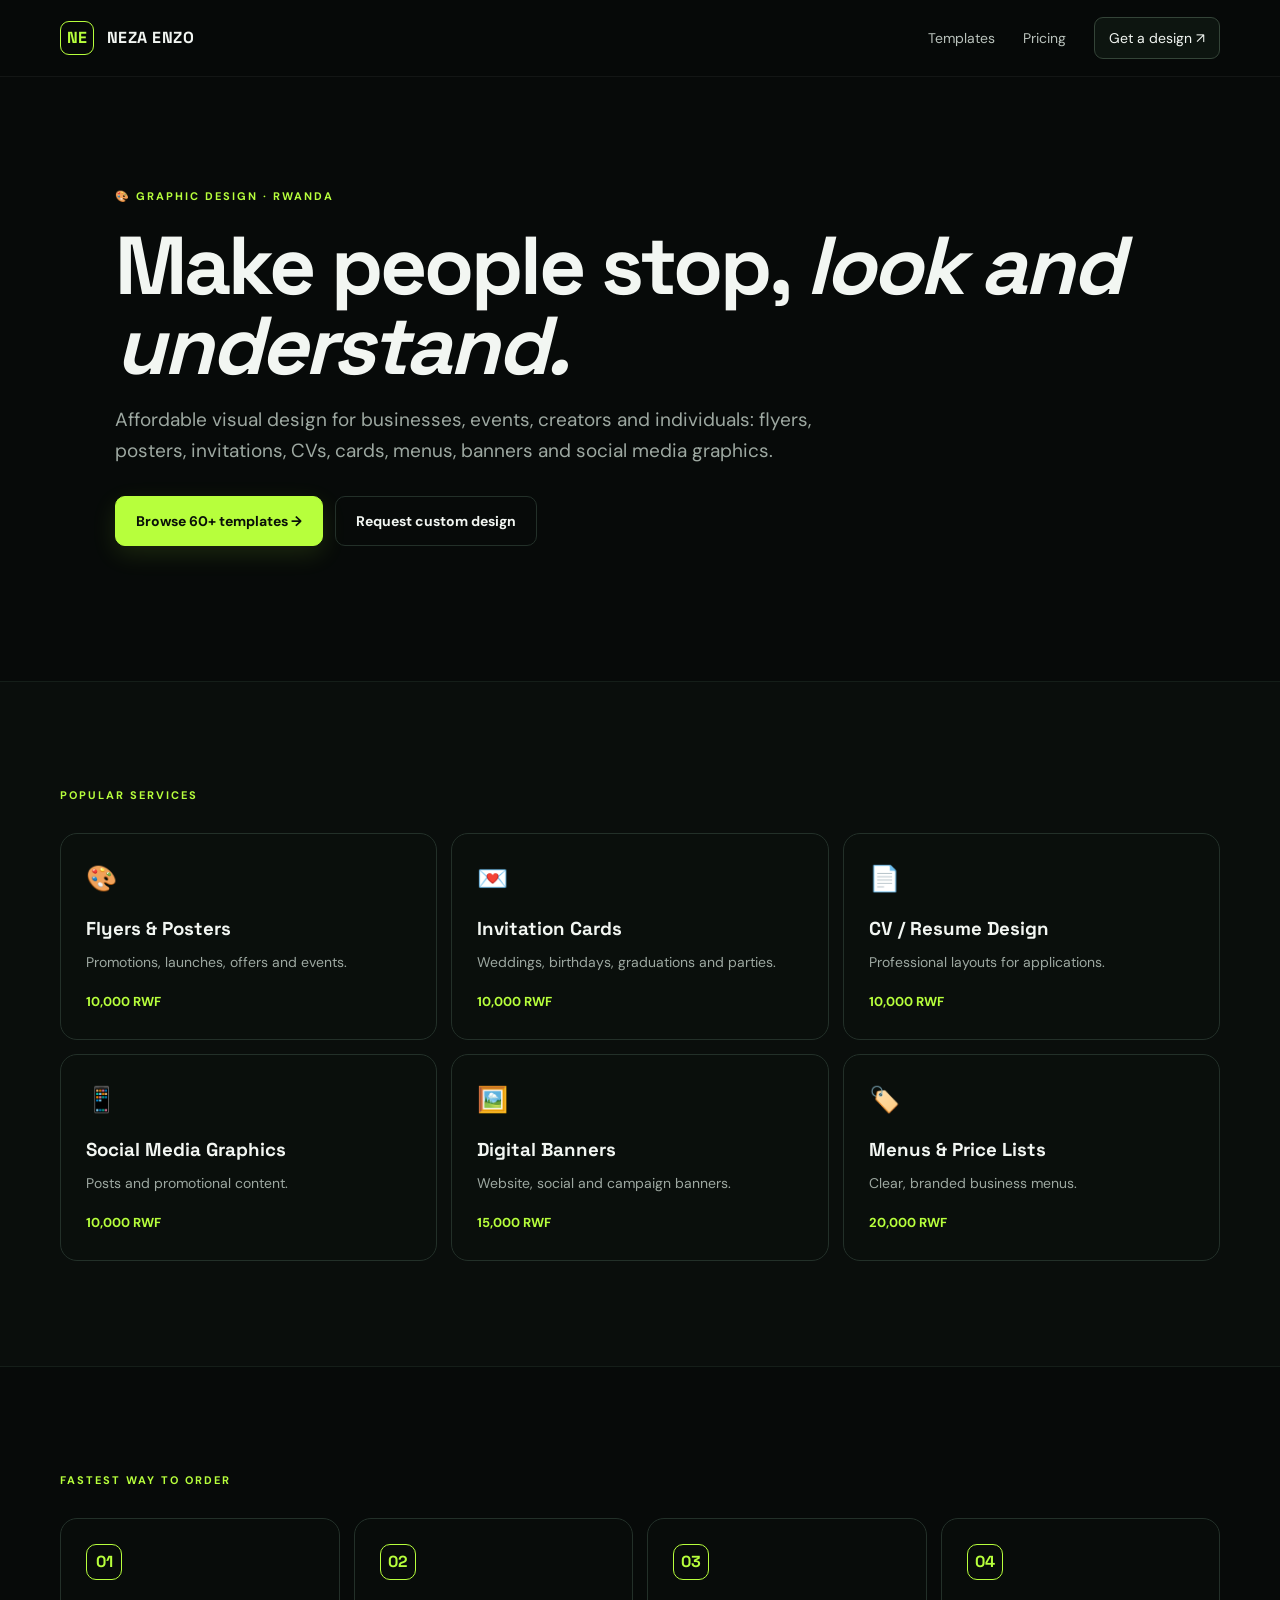
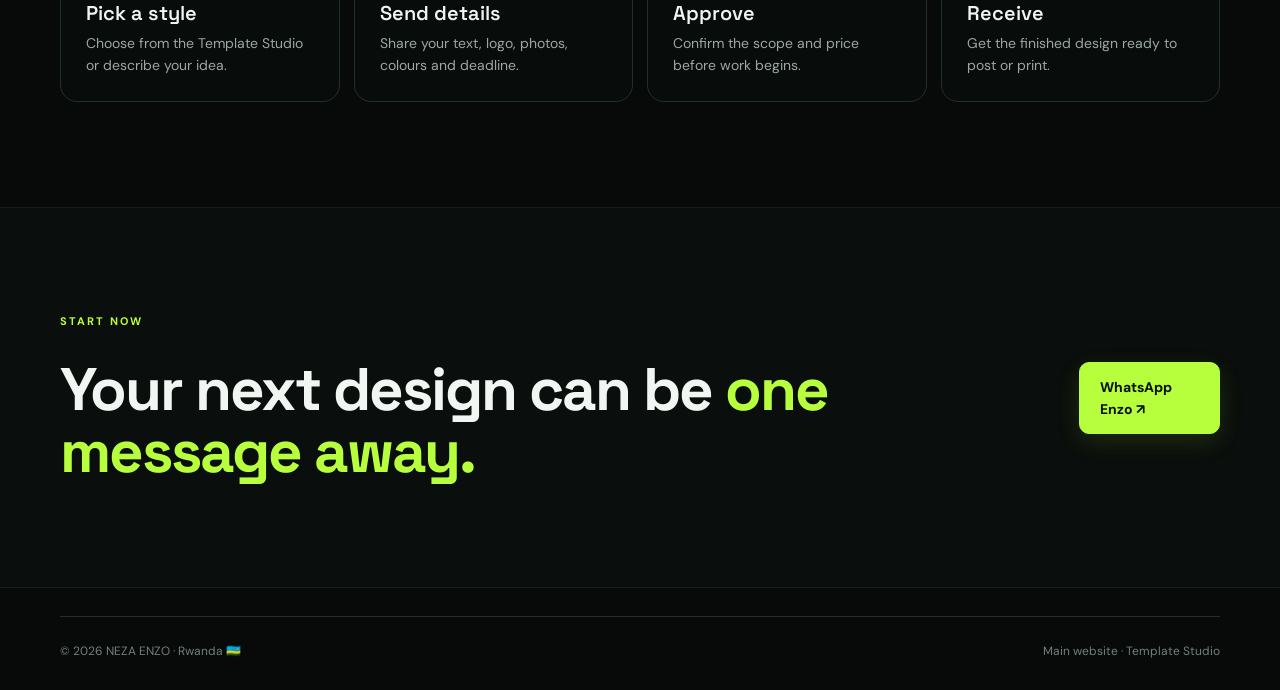
<file: graphic-design-rwanda.html>
<!doctype html>
<html lang="en"><head><meta charset="utf-8"><meta name="viewport" content="width=device-width,initial-scale=1"><meta name="description" content="Graphic design in Rwanda: flyers, posters, social media graphics, business cards, invitations, banners, menus and promotional materials from 10,000 RWF."><meta name="robots" content="index, follow"><link rel="canonical" href="https://findmehere.vercel.app/graphic-design-rwanda.html"><title>Graphic Design Rwanda — Flyers, CVs & Business Graphics</title><link rel="stylesheet" href="style.css"><link rel="icon" href="favicon.svg"></head>
<body><header><nav class="nav wrap"><a class="logo" href="index.html"><b>NE</b> NEZA ENZO</a><div class="links"><a href="templates.html">Templates</a><a href="index.html#pricing">Pricing</a><a class="nav-cta" href="https://wa.me/250798488613?text=Hello%20Enzo%2C%20I%20need%20a%20graphic%20design." target="_blank">Get a design ↗</a></div></nav></header>
<main><section class="section wrap landing-hero"><span class="eyebrow">🎨 GRAPHIC DESIGN · RWANDA</span><h1>Make people stop, <em>look and understand.</em></h1><p>Affordable visual design for businesses, events, creators and individuals: flyers, posters, invitations, CVs, cards, menus, banners and social media graphics.</p><div class="actions"><a class="btn primary" href="templates.html">Browse 60+ templates →</a><a class="btn" href="https://wa.me/250798488613?text=Hello%20Enzo%2C%20I%20need%20a%20custom%20graphic%20design." target="_blank">Request custom design</a></div></section>
<section class="section dark"><div class="wrap"><div class="label">POPULAR SERVICES</div><div class="grid"><article><i>🎨</i><h3>Flyers & Posters</h3><p>Promotions, launches, offers and events.</p><strong>10,000 RWF</strong></article><article><i>💌</i><h3>Invitation Cards</h3><p>Weddings, birthdays, graduations and parties.</p><strong>10,000 RWF</strong></article><article><i>📄</i><h3>CV / Resume Design</h3><p>Professional layouts for applications.</p><strong>10,000 RWF</strong></article><article><i>📱</i><h3>Social Media Graphics</h3><p>Posts and promotional content.</p><strong>10,000 RWF</strong></article><article><i>🖼️</i><h3>Digital Banners</h3><p>Website, social and campaign banners.</p><strong>15,000 RWF</strong></article><article><i>🏷️</i><h3>Menus & Price Lists</h3><p>Clear, branded business menus.</p><strong>20,000 RWF</strong></article></div></div></section>
<section class="section wrap"><div class="label">FASTEST WAY TO ORDER</div><div class="steps"><div><b>01</b><h3>Pick a style</h3><p>Choose from the Template Studio or describe your idea.</p></div><div><b>02</b><h3>Send details</h3><p>Share your text, logo, photos, colours and deadline.</p></div><div><b>03</b><h3>Approve</h3><p>Confirm the scope and price before work begins.</p></div><div><b>04</b><h3>Receive</h3><p>Get the finished design ready to post or print.</p></div></div></section>
<section class="section dark"><div class="wrap cta-band"><div><div class="label">START NOW</div><h2>Your next design can be <em>one message away.</em></h2></div><a class="btn primary" href="https://wa.me/250798488613?text=Hello%20Enzo%2C%20I%20want%20a%20graphic%20design." target="_blank">WhatsApp Enzo ↗</a></div></section></main><footer><div class="wrap"><span>© 2026 NEZA ENZO · Rwanda 🇷🇼</span><span><a href="index.html">Main website</a> · <a href="templates.html">Template Studio</a></span></div></footer></body></html>
</file>
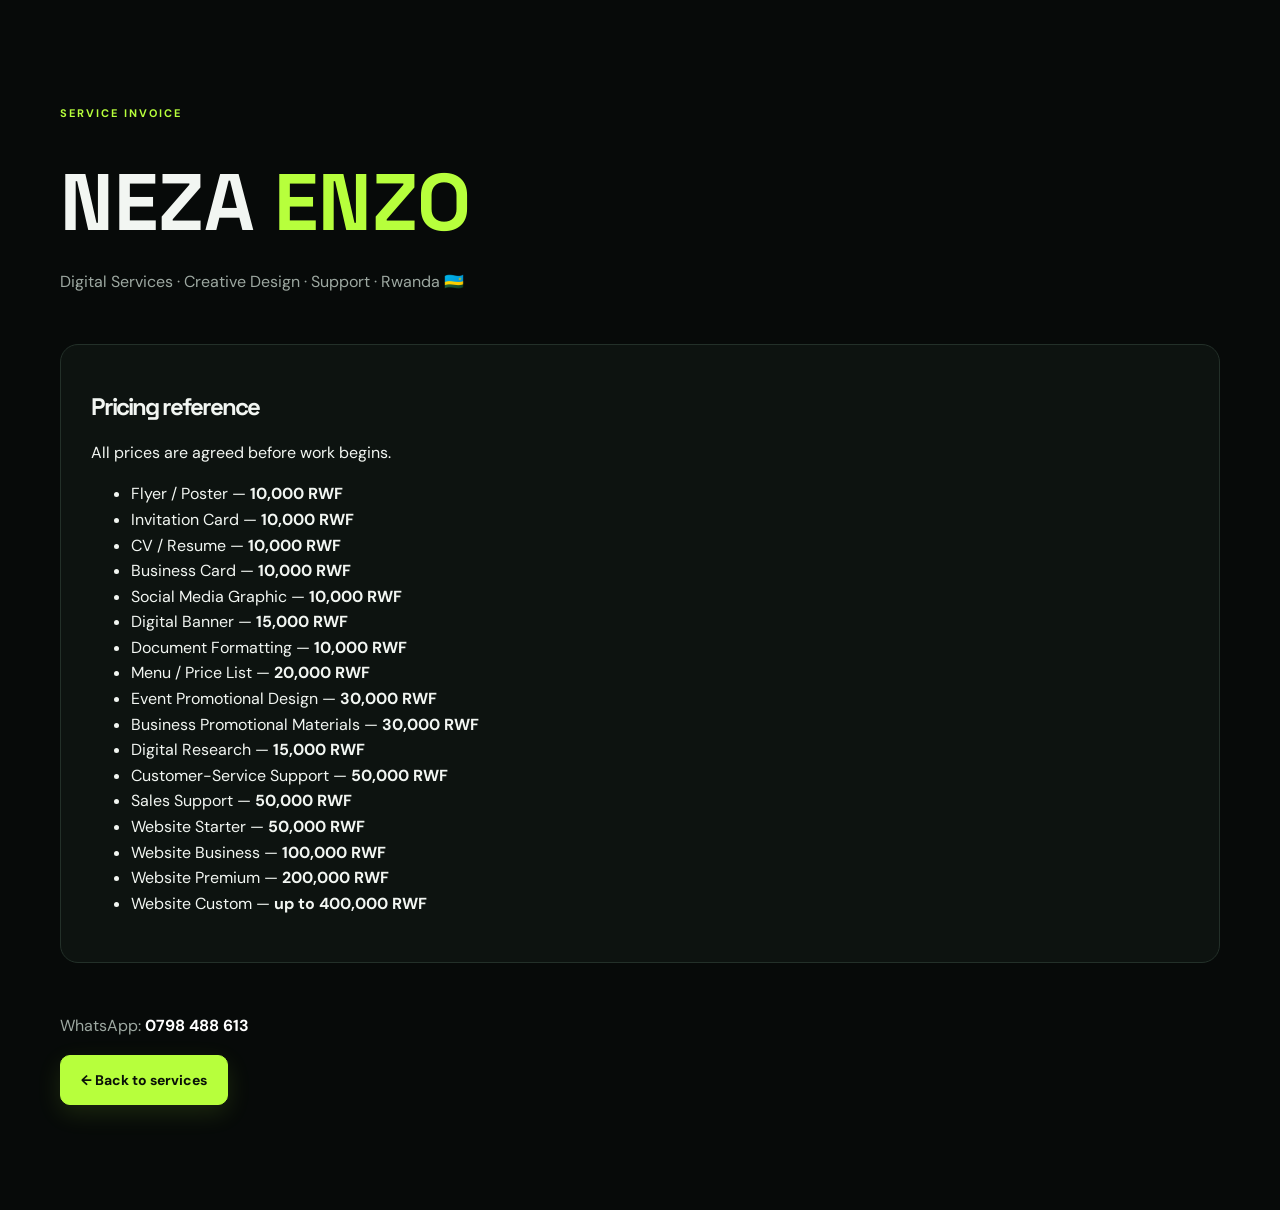
<file: invoice.html>
<!doctype html><html lang="en"><head><meta charset="utf-8"><meta name="viewport" content="width=device-width,initial-scale=1"><title>NEZA ENZO — Service Invoice</title><link rel="stylesheet" href="style.css"></head><body><main class="section wrap"><div class="label">SERVICE INVOICE</div><h1 style="font:700 clamp(44px,7vw,80px) 'Space Grotesk';margin:10px 0">NEZA <em style="color:#b7ff3c;font-style:normal">ENZO</em></h1><p style="color:#9da8a1">Digital Services · Creative Design · Support · Rwanda 🇷🇼</p><div style="margin:50px 0;padding:30px;border:1px solid #233029;border-radius:18px;background:#0d1310"><h2 style="font-family:'Space Grotesk'">Pricing reference</h2><p>All prices are agreed before work begins.</p><ul><li>Flyer / Poster — <b>10,000 RWF</b></li><li>Invitation Card — <b>10,000 RWF</b></li><li>CV / Resume — <b>10,000 RWF</b></li><li>Business Card — <b>10,000 RWF</b></li><li>Social Media Graphic — <b>10,000 RWF</b></li><li>Digital Banner — <b>15,000 RWF</b></li><li>Document Formatting — <b>10,000 RWF</b></li><li>Menu / Price List — <b>20,000 RWF</b></li><li>Event Promotional Design — <b>30,000 RWF</b></li><li>Business Promotional Materials — <b>30,000 RWF</b></li><li>Digital Research — <b>15,000 RWF</b></li><li>Customer-Service Support — <b>50,000 RWF</b></li><li>Sales Support — <b>50,000 RWF</b></li><li>Website Starter — <b>50,000 RWF</b></li><li>Website Business — <b>100,000 RWF</b></li><li>Website Premium — <b>200,000 RWF</b></li><li>Website Custom — <b>up to 400,000 RWF</b></li></ul></div><p style="color:#9da8a1">WhatsApp: <b style="color:#fff">0798 488 613</b></p><a class="btn primary" href="index.html">← Back to services</a></main></body></html>
</file>
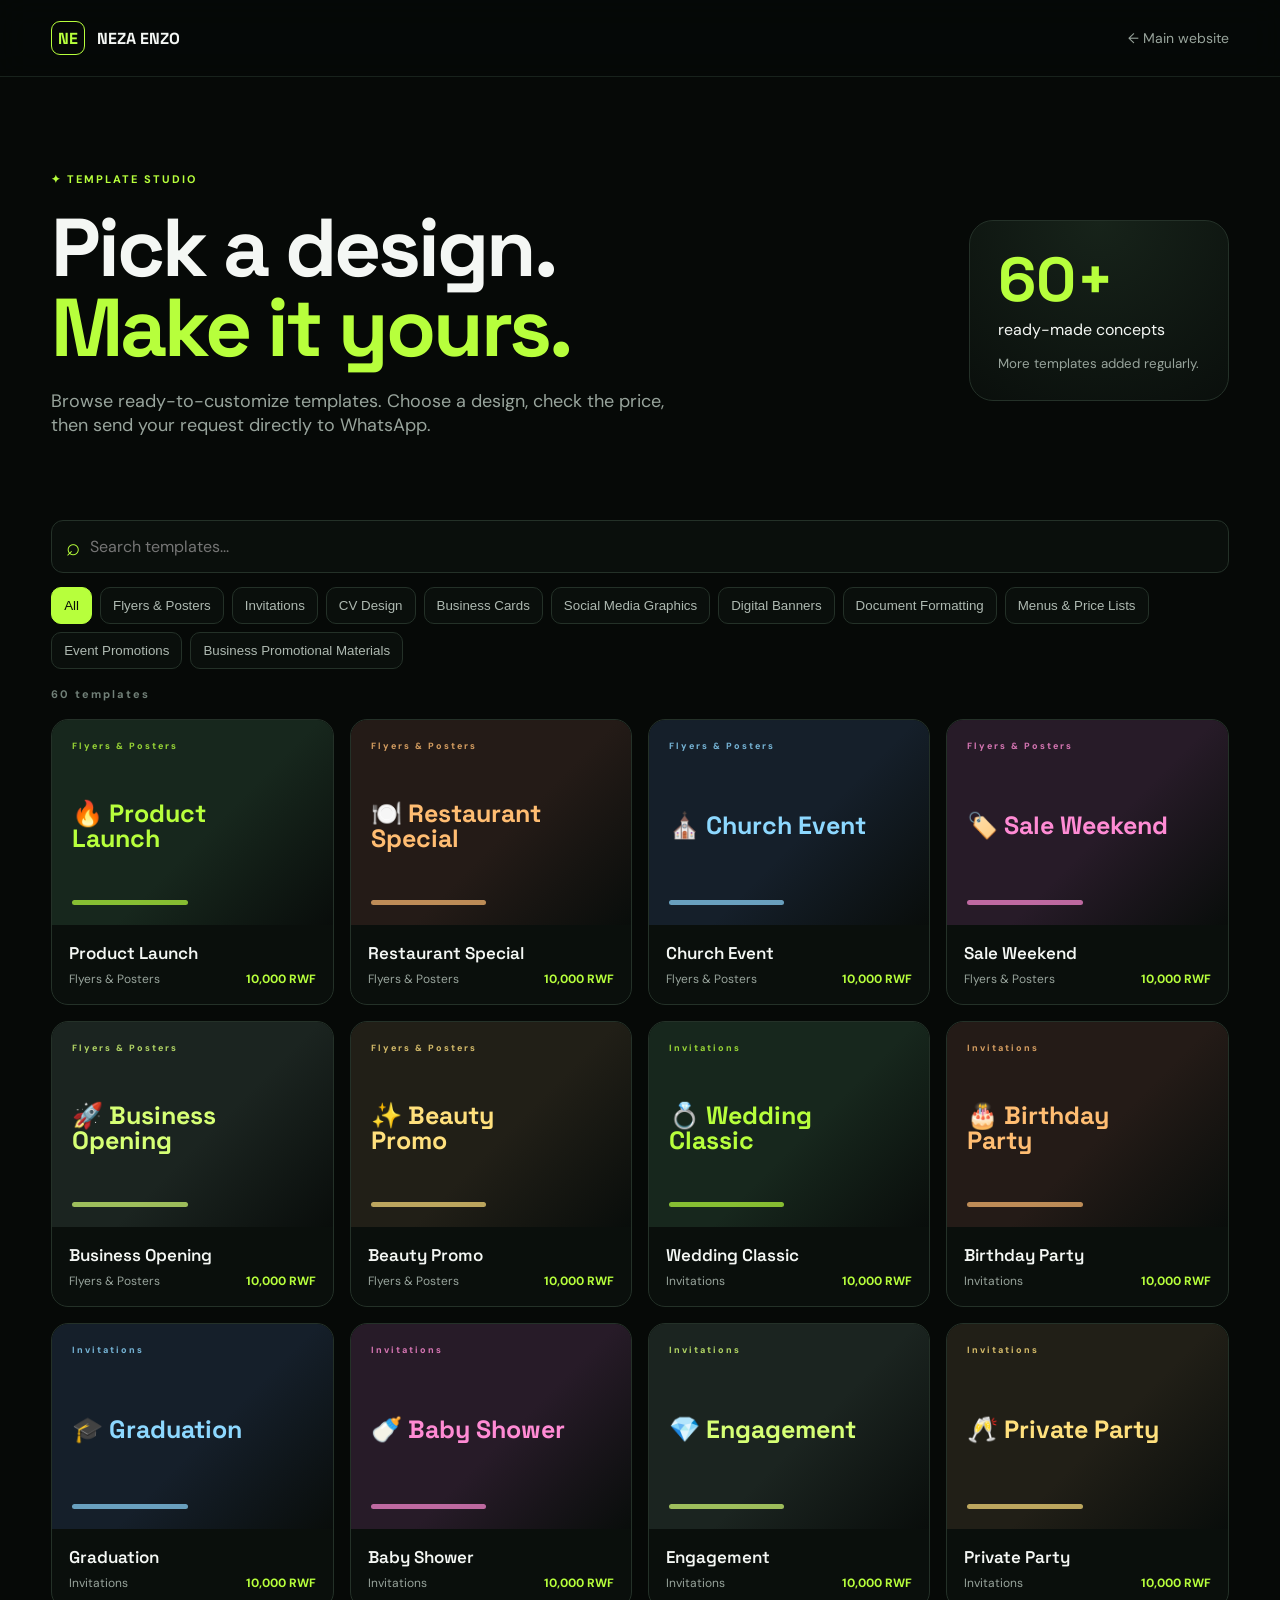
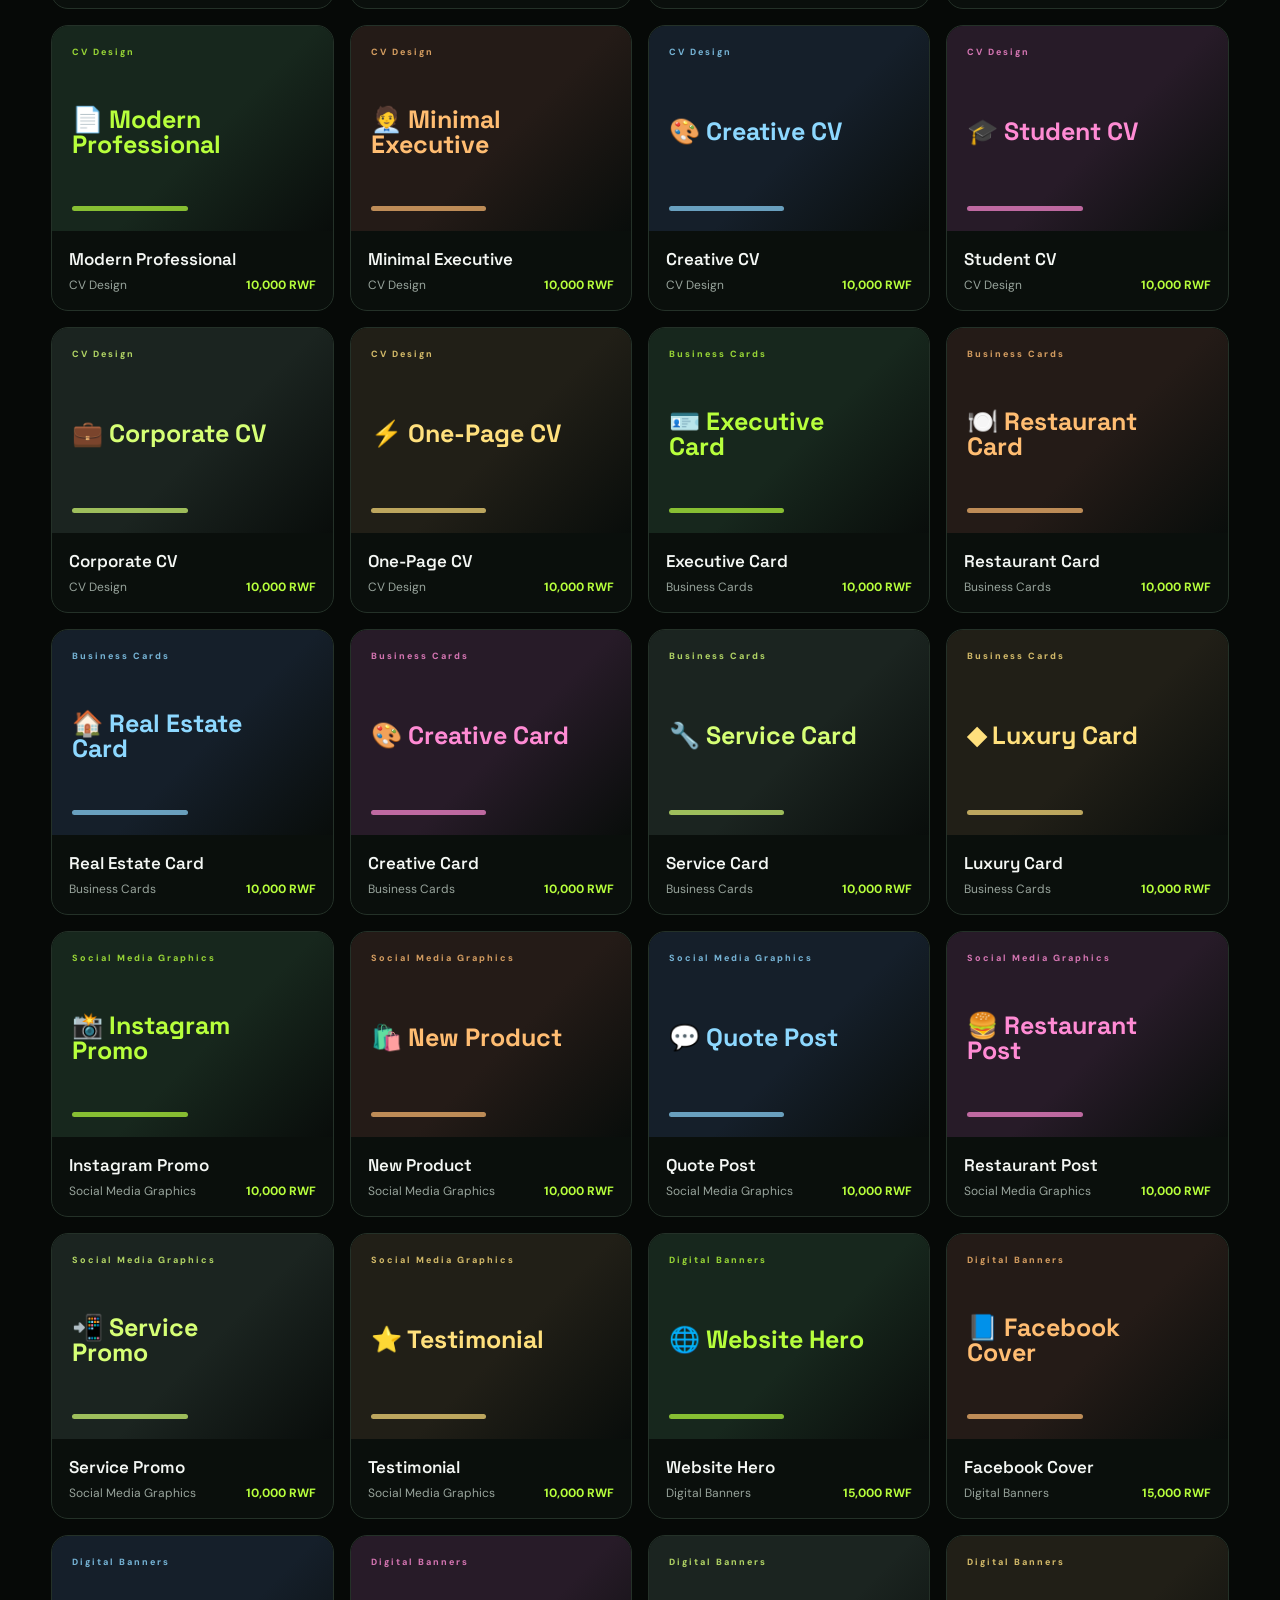
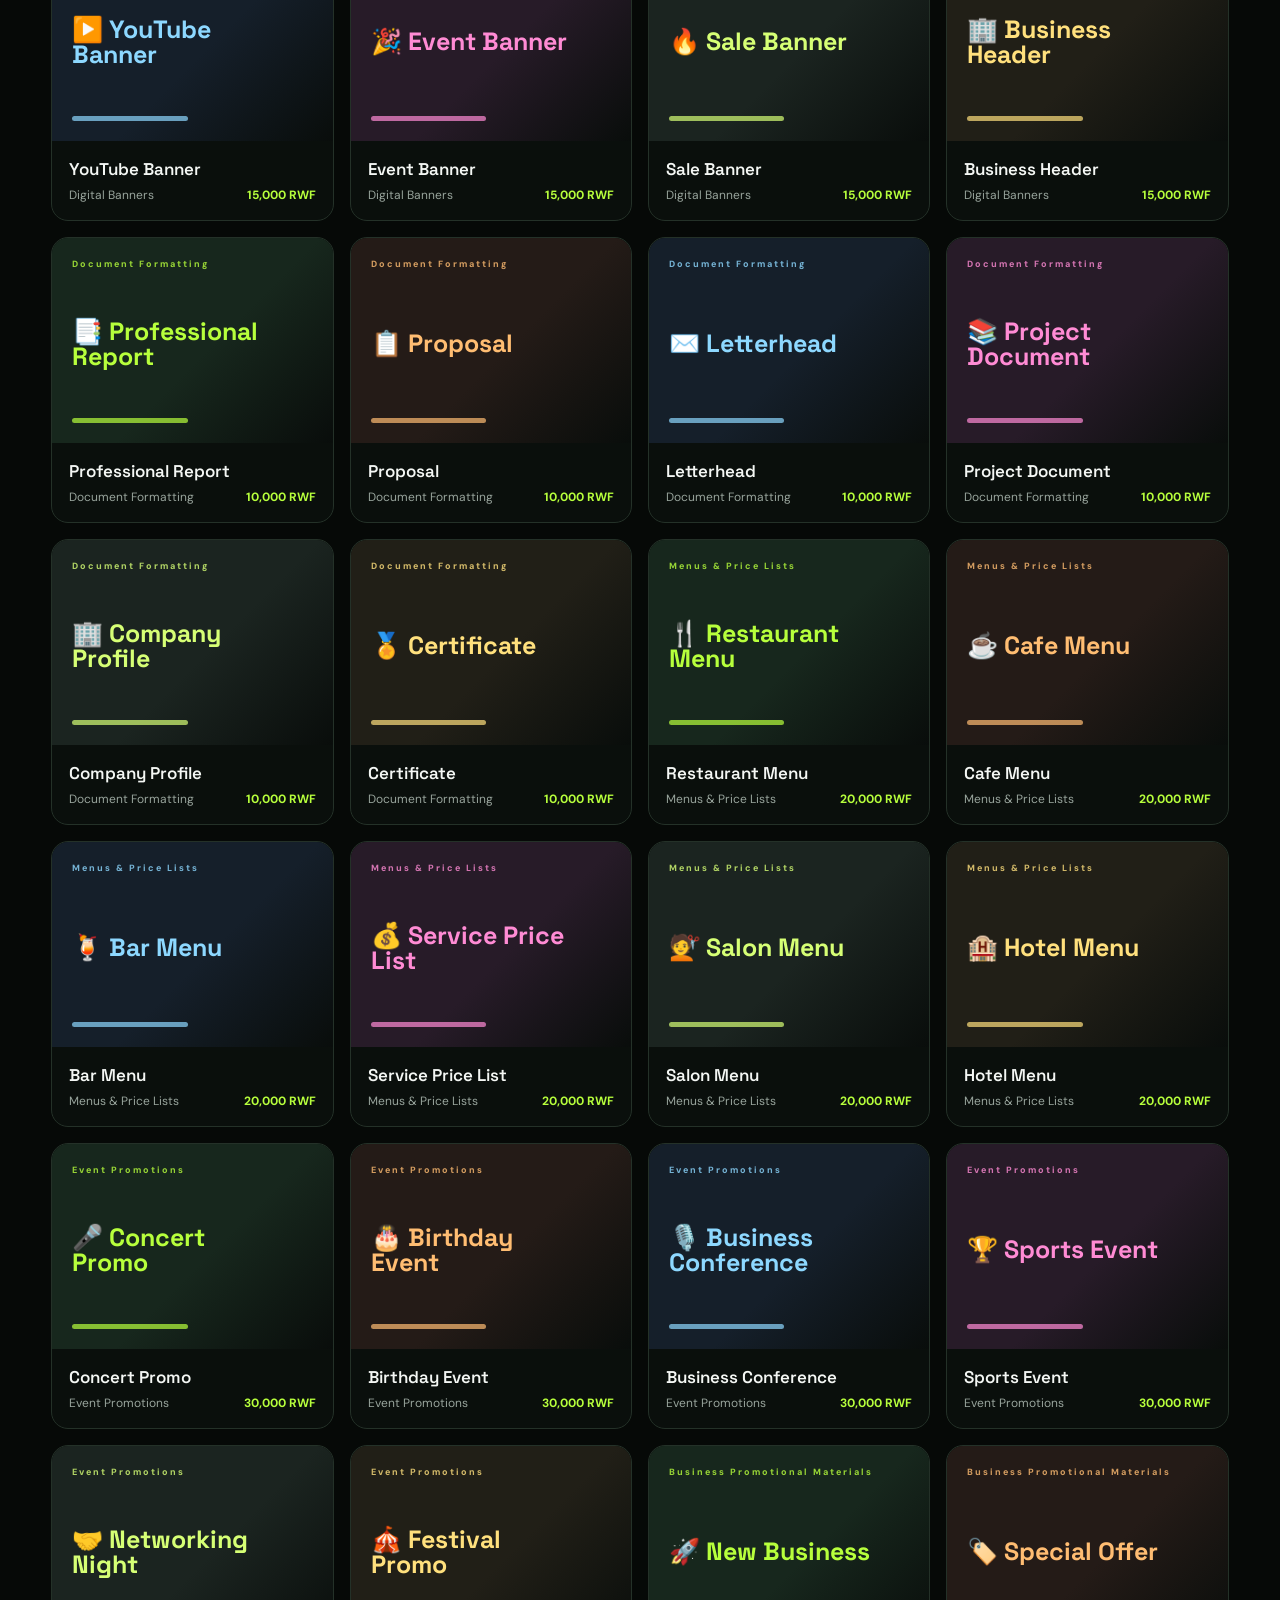
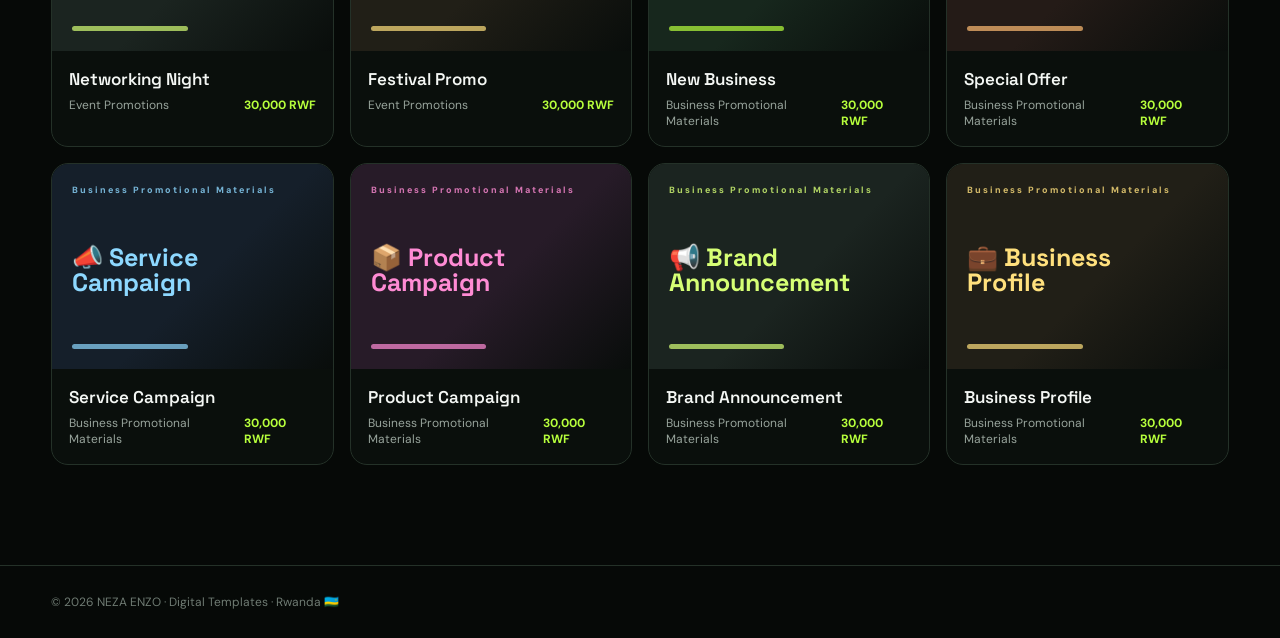
<file: templates.html>
<!doctype html>
<html lang="en">
<head>
<meta charset="utf-8"><meta name="viewport" content="width=device-width,initial-scale=1">
<meta name="description" content="Browse ready-to-customize digital templates by NEZA ENZO — flyers, invitations, CVs, business cards, social posts, menus, banners and more.">
<meta name="theme-color" content="#08110d"><title>Templates — NEZA ENZO</title>
<link rel="stylesheet" href="templates.css"><link rel="icon" href="favicon.svg">
</head>
<body>
<header><nav class="nav wrap"><a class="logo" href="index.html"><b>NE</b> NEZA ENZO</a><a class="back" href="index.html">← Main website</a></nav></header>
<main>
<section class="hero wrap">
<div><span class="eyebrow">✦ TEMPLATE STUDIO</span><h1>Pick a design.<br><em>Make it yours.</em></h1><p>Browse ready-to-customize templates. Choose a design, check the price, then send your request directly to WhatsApp.</p></div>
<div class="hero-stat"><strong>60+</strong><span>ready-made concepts</span><small>More templates added regularly.</small></div>
</section>
<section class="catalog wrap">
<div class="toolbar"><div class="search"><span>⌕</span><input id="search" placeholder="Search templates..." aria-label="Search templates"></div><div id="filters" class="filters"></div></div>
<div id="count" class="count"></div><div id="templates" class="templates"></div>
</section>
</main>
<div id="modal" class="modal" aria-hidden="true"><div class="modal-card"><button id="close" class="close">×</button><div id="modalPreview" class="modal-preview"></div><div class="modal-copy"><span id="modalCat"></span><h2 id="modalTitle"></h2><p id="modalDesc"></p><div class="modal-price" id="modalPrice"></div><a id="modalWhatsApp" class="cta" target="_blank">Request this template on WhatsApp ↗</a></div></div></div>
<footer><div class="wrap">© 2026 NEZA ENZO · Digital Templates · Rwanda 🇷🇼</div></footer>
<script src="templates.js"></script>
</body></html>
</file>
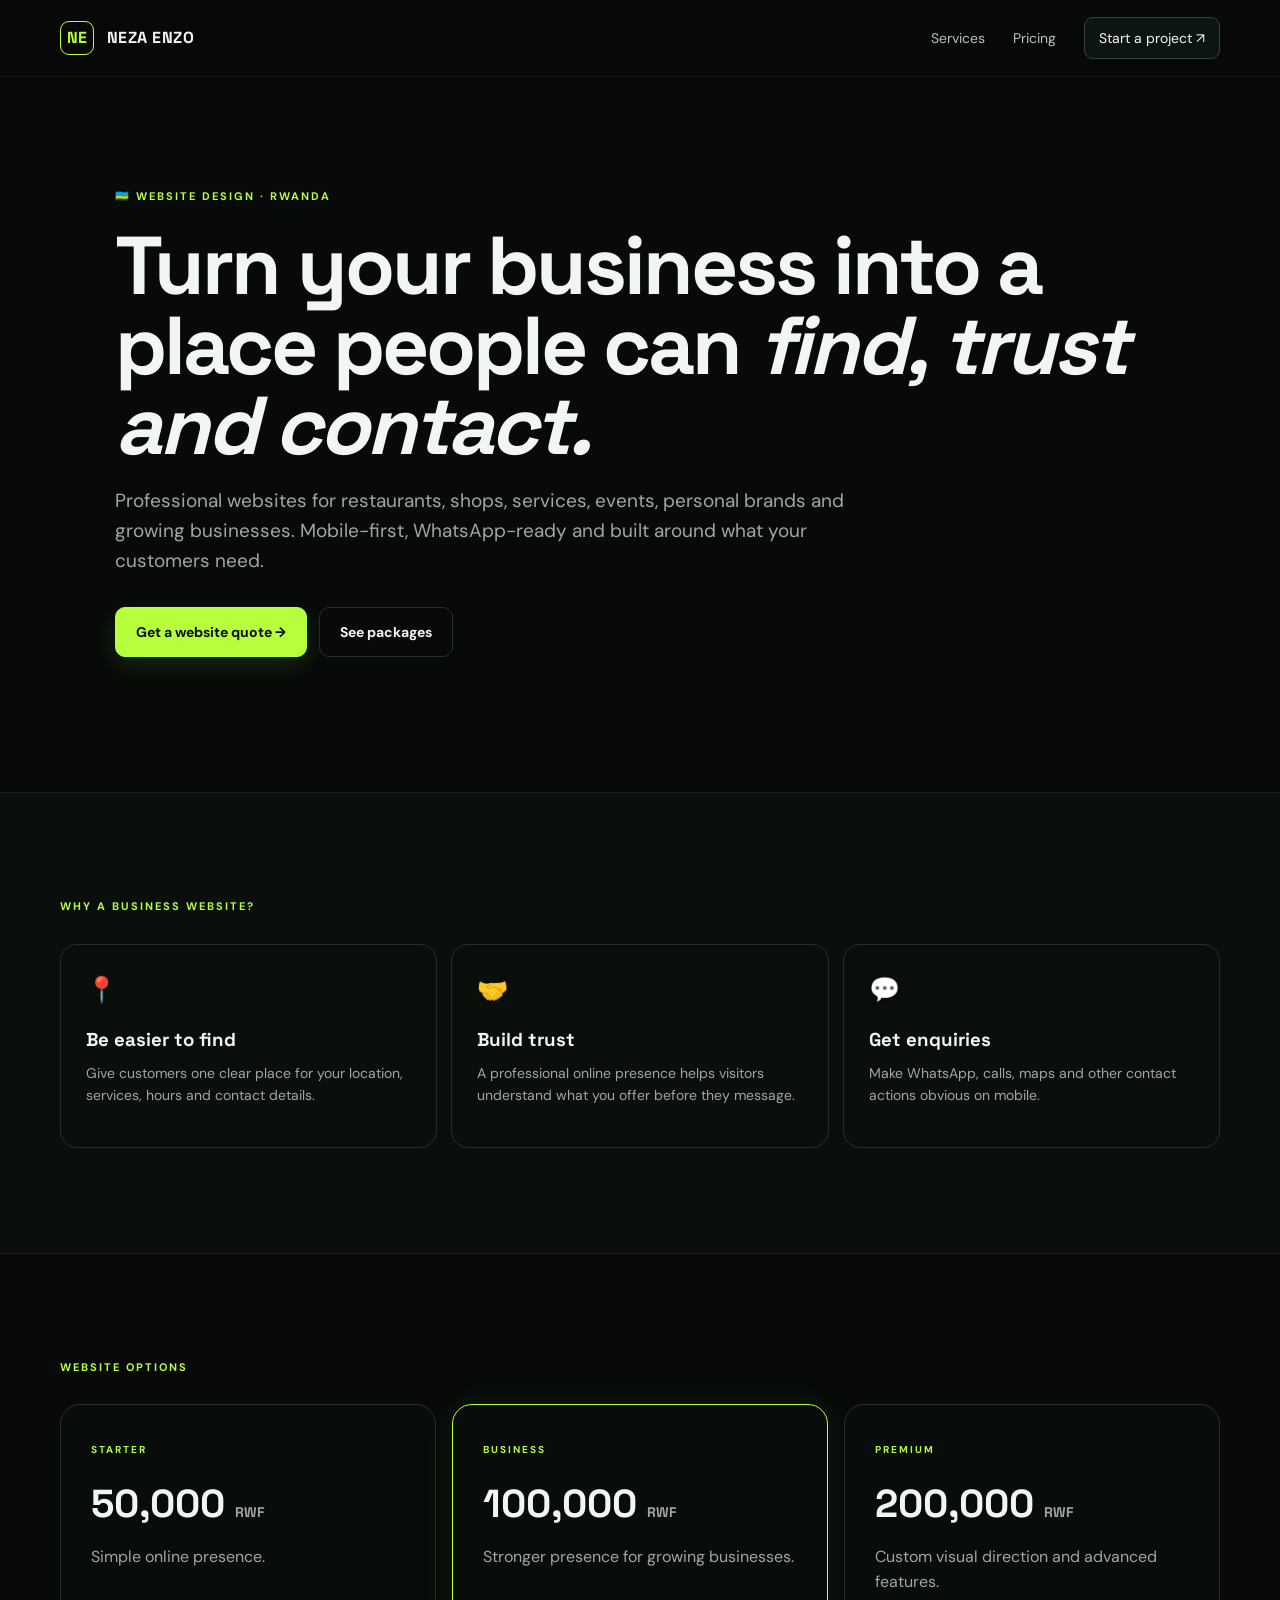
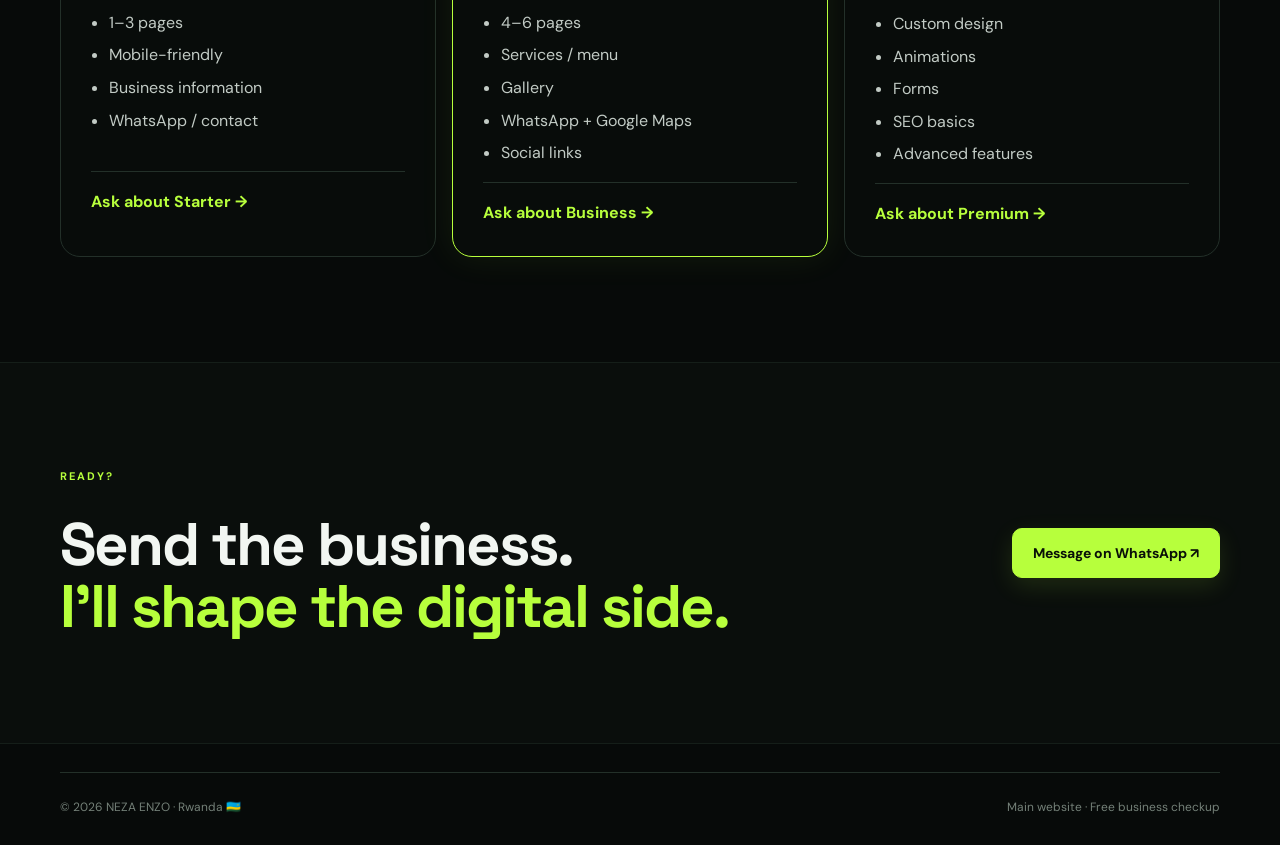
<file: websites-rwanda.html>
<!doctype html>
<html lang="en"><head>
<meta charset="utf-8"><meta name="viewport" content="width=device-width,initial-scale=1">
<meta name="description" content="Affordable website design in Rwanda by NEZA ENZO. Business, restaurant, portfolio and custom websites with WhatsApp, maps, galleries and mobile-friendly design.">
<meta name="robots" content="index, follow"><link rel="canonical" href="https://findmehere.vercel.app/websites-rwanda.html">
<meta property="og:title" content="Website Design Rwanda — NEZA ENZO"><meta property="og:description" content="Professional, mobile-friendly websites for Rwanda businesses from 50,000 RWF.">
<title>Website Design Rwanda — NEZA ENZO</title><link rel="stylesheet" href="style.css"><link rel="icon" href="favicon.svg"></head>
<body><header><nav class="nav wrap"><a class="logo" href="index.html"><b>NE</b> NEZA ENZO</a><div class="links"><a href="index.html#services">Services</a><a href="index.html#pricing">Pricing</a><a class="nav-cta" href="https://wa.me/250798488613?text=Hello%20Enzo%2C%20I%27m%20interested%20in%20a%20website%20for%20my%20business." target="_blank">Start a project ↗</a></div></nav></header>
<main><section class="section wrap landing-hero"><span class="eyebrow">🇷🇼 WEBSITE DESIGN · RWANDA</span><h1>Turn your business into a place people can <em>find, trust and contact.</em></h1><p>Professional websites for restaurants, shops, services, events, personal brands and growing businesses. Mobile-first, WhatsApp-ready and built around what your customers need.</p><div class="actions"><a class="btn primary" href="https://wa.me/250798488613?text=Hello%20Enzo%2C%20I%20want%20a%20website.%20My%20business%20is%20" target="_blank">Get a website quote →</a><a class="btn" href="index.html#pricing">See packages</a></div></section>
<section class="section dark"><div class="wrap"><div class="label">WHY A BUSINESS WEBSITE?</div><div class="grid"><article><i>📍</i><h3>Be easier to find</h3><p>Give customers one clear place for your location, services, hours and contact details.</p></article><article><i>🤝</i><h3>Build trust</h3><p>A professional online presence helps visitors understand what you offer before they message.</p></article><article><i>💬</i><h3>Get enquiries</h3><p>Make WhatsApp, calls, maps and other contact actions obvious on mobile.</p></article></div></div></section>
<section class="section wrap"><div class="label">WEBSITE OPTIONS</div><div class="web-prices"><div class="price"><span>STARTER</span><h3>50,000 <small>RWF</small></h3><p>Simple online presence.</p><ul><li>1–3 pages</li><li>Mobile-friendly</li><li>Business information</li><li>WhatsApp / contact</li></ul><a href="https://wa.me/250798488613?text=Hello%20Enzo%2C%20I%20want%20the%2050K%20Starter%20website." target="_blank">Ask about Starter →</a></div><div class="price featured"><span>BUSINESS</span><h3>100,000 <small>RWF</small></h3><p>Stronger presence for growing businesses.</p><ul><li>4–6 pages</li><li>Services / menu</li><li>Gallery</li><li>WhatsApp + Google Maps</li><li>Social links</li></ul><a href="https://wa.me/250798488613?text=Hello%20Enzo%2C%20I%20want%20the%20100K%20Business%20website." target="_blank">Ask about Business →</a></div><div class="price"><span>PREMIUM</span><h3>200,000 <small>RWF</small></h3><p>Custom visual direction and advanced features.</p><ul><li>Custom design</li><li>Animations</li><li>Forms</li><li>SEO basics</li><li>Advanced features</li></ul><a href="https://wa.me/250798488613?text=Hello%20Enzo%2C%20I%20want%20a%20200K%20Premium%20website." target="_blank">Ask about Premium →</a></div></div></section>
<section class="section dark"><div class="wrap cta-band"><div><div class="label">READY?</div><h2>Send the business.<br><em>I’ll shape the digital side.</em></h2></div><a class="btn primary" href="https://wa.me/250798488613?text=Hello%20Enzo%2C%20I%20want%20to%20start%20a%20website%20project." target="_blank">Message on WhatsApp ↗</a></div></section></main><footer><div class="wrap"><span>© 2026 NEZA ENZO · Rwanda 🇷🇼</span><span><a href="index.html">Main website</a> · <a href="checkup.html">Free business checkup</a></span></div></footer></body></html>
</file>
<file: style.css>
@import url('https://fonts.googleapis.com/css2?family=DM+Sans:wght@400;500;600;700&family=Space+Grotesk:wght@500;600;700&display=swap');
:root{--bg:#070a09;--panel:#0d1310;--text:#f2f6f2;--muted:#9da8a1;--line:#233029;--accent:#b7ff3c;--accent2:#7edb1b}*{box-sizing:border-box}html{scroll-behavior:smooth}body{margin:0;background:var(--bg);color:var(--text);font-family:'DM Sans',sans-serif;line-height:1.6}a{color:inherit;text-decoration:none}.wrap{width:min(1160px,92%);margin:auto}header{position:sticky;top:0;z-index:20;background:rgba(7,10,9,.88);backdrop-filter:blur(14px);border-bottom:1px solid rgba(255,255,255,.05)}.nav{height:76px;display:flex;align-items:center;justify-content:space-between}.logo{font-family:'Space Grotesk';font-weight:700;letter-spacing:.5px}.logo b{display:inline-grid;place-items:center;width:34px;height:34px;border:1px solid var(--accent);color:var(--accent);border-radius:9px;margin-right:8px}.links{display:flex;gap:28px;align-items:center}.links a{color:#b9c2bc;font-size:14px}.links a:hover{color:var(--accent)}.nav-cta{padding:9px 14px;border:1px solid #344438;border-radius:9px;color:var(--text)!important;background:#0d1510}.nav-cta:hover{border-color:var(--accent);background:#111b14}.menu{display:none;background:none;color:white;border:0;font-size:25px}.hero{min-height:680px;display:grid;grid-template-columns:1.2fr .8fr;gap:60px;align-items:center}.eyebrow,.label{font-size:11px;letter-spacing:2px;color:var(--accent);font-weight:700}.hero h1,h2{font-family:'Space Grotesk';line-height:1.03;letter-spacing:-2px}.hero h1{font-size:clamp(52px,7vw,88px);margin:20px 0}.hero em,h2 em{color:var(--accent);font-style:normal}.hero p{max-width:650px;color:var(--muted);font-size:18px}.actions{display:flex;gap:12px;margin:30px 0}.btn{display:inline-block;padding:13px 20px;border:1px solid var(--line);border-radius:10px;font-weight:700;font-size:14px}.btn.primary{background:var(--accent);color:#091008;border-color:var(--accent);box-shadow:0 8px 25px rgba(183,255,60,.12)}.btn:hover{border-color:#526355;transform:translateY(-1px)}.btn.primary:hover{border-color:var(--accent);filter:brightness(1.05)}.proof{display:flex;gap:14px;color:#8f9b93;font-size:13px}.proof b{color:#fff}.hero-card{height:390px;border:1px solid var(--line);border-radius:28px;background:radial-gradient(circle at 50% 30%,#1b2c1f,#0b100e 58%);display:flex;flex-direction:column;justify-content:center;align-items:center;position:relative;overflow:hidden}.orb{position:absolute;width:270px;height:270px;border-radius:50%;background:rgba(183,255,60,.08);filter:blur(10px)}.big{font:700 150px/1 'Space Grotesk';color:var(--accent);position:relative}.hero-card span{position:absolute;bottom:28px;left:30px;font-size:11px;letter-spacing:3px;color:#9eaaa2}.section{padding:105px 0}.label{margin-bottom:28px}.heading{display:flex;justify-content:space-between;gap:50px;align-items:end;margin-bottom:45px}.heading h2,.about h2,.contact h2{font-size:clamp(42px,5vw,64px);margin:0}.heading p{max-width:440px;color:var(--muted)}.grid{display:grid;grid-template-columns:repeat(3,1fr);gap:14px}.grid article{padding:25px;border:1px solid var(--line);border-radius:17px;background:#0a0f0c;min-height:190px;transition:.2s}.grid article:hover{transform:translateY(-4px);border-color:#435544}.grid i{font-style:normal;font-size:25px}.grid h3{margin:15px 0 7px;font-family:'Space Grotesk'}.grid p{color:var(--muted);font-size:14px;margin:0 0 15px}.grid strong{color:var(--accent);font-size:13px}.dark{background:#0a0e0c;border-top:1px solid #151e19;border-bottom:1px solid #151e19}.web-prices{display:grid;grid-template-columns:repeat(3,1fr);gap:16px}.price{border:1px solid var(--line);border-radius:20px;padding:30px;background:#080c0a}.price.featured{border-color:var(--accent);box-shadow:0 0 35px rgba(183,255,60,.08)}.price>span{font-size:10px;letter-spacing:2px;color:var(--accent);font-weight:700}.price h3{font:700 39px 'Space Grotesk';margin:18px 0 8px}.price h3 small{font-size:14px;color:var(--muted)}.price p{color:var(--muted);min-height:50px}.price ul{padding-left:18px;color:#c2cbc5;min-height:145px}.price li{margin:7px 0}.price a{display:block;border-top:1px solid var(--line);padding-top:17px;color:var(--accent);font-weight:700}.custom{margin-top:18px;border:1px dashed #3c4b40;border-radius:15px;padding:18px;display:flex;justify-content:space-between;gap:20px}.custom b{color:var(--accent)}.custom span{color:var(--muted)}.about{display:grid;grid-template-columns:1fr 1fr;gap:90px}.about p{color:var(--muted);font-size:17px}.about b{color:#fff}.contact{display:grid;grid-template-columns:1fr 1fr;gap:70px;align-items:center}.contact p{color:var(--muted);max-width:500px}.contact-box{display:flex;flex-direction:column;gap:13px}.contact-box a{padding:16px 18px;border:1px solid var(--line);border-radius:12px;color:#dce4de}.contact-box .contact-btn{background:var(--accent);color:#091008;border-color:var(--accent);font-weight:800}.contact-box small{color:#758178;margin-top:8px}footer{padding:28px 0;color:#748078;font-size:12px}footer .wrap{display:flex;justify-content:space-between;border-top:1px solid var(--line);padding-top:25px}@media(max-width:800px){.links{display:none}.menu{display:block}.hero{grid-template-columns:1fr;min-height:auto;padding:85px 0}.hero-card{height:280px}.grid,.web-prices,.about,.contact{grid-template-columns:1fr}.heading{display:block}.heading p{margin-top:20px}.section{padding:75px 0}.custom{display:block}.custom span{display:block;margin-top:8px}.proof{flex-wrap:wrap}.price ul{min-height:auto}.price{padding:24px}footer .wrap{display:block}footer span{display:block;margin:5px 0}}.template-teaser{background:linear-gradient(180deg,#070a09,#0a100c);border-top:1px solid #172119;border-bottom:1px solid #172119}.template-teaser-grid{display:grid;grid-template-columns:1.1fr .9fr;gap:50px;align-items:center}.template-teaser h2{font-size:clamp(42px,5vw,64px);margin:0 0 18px}.template-teaser p{color:var(--muted);max-width:600px;font-size:17px;margin-bottom:25px}.teaser-stack{display:grid;grid-template-columns:1fr 1fr;gap:12px}.teaser-stack span{padding:22px;border:1px solid var(--line);border-radius:15px;background:#0b110e;font-family:'Space Grotesk';transition:.25s}.teaser-stack span:hover{transform:translateY(-5px);border-color:var(--accent);box-shadow:0 15px 30px rgba(0,0,0,.2)}@media(max-width:800px){.template-teaser-grid{grid-template-columns:1fr}.teaser-stack{grid-template-columns:1fr 1fr}}
.packages{display:grid;grid-template-columns:repeat(4,1fr);gap:14px}.package{padding:26px;border:1px solid var(--line);border-radius:18px;background:#0a0f0c;transition:.25s}.package:hover{transform:translateY(-6px);border-color:#4c5d4e}.package.featured-package{border-color:var(--accent);box-shadow:0 0 35px rgba(183,255,60,.07)}.package>span{font-size:10px;letter-spacing:2px;color:var(--accent);font-weight:800}.package h3{font:700 28px 'Space Grotesk';margin:15px 0 8px}.package p{color:var(--muted);font-size:14px;min-height:65px}.package ul{padding-left:18px;color:#c2cbc5;min-height:135px}.package li{margin:7px 0}.package a{display:block;border-top:1px solid var(--line);padding-top:15px;color:var(--accent);font-weight:700;font-size:14px}.workflow{position:relative}.steps{display:grid;grid-template-columns:repeat(4,1fr);gap:14px}.steps>div{padding:25px;border:1px solid var(--line);border-radius:17px;background:#080c0a}.steps b{display:grid;place-items:center;width:36px;height:36px;border:1px solid var(--accent);border-radius:10px;color:var(--accent);font-family:'Space Grotesk'}.steps h3{font:600 20px 'Space Grotesk';margin:20px 0 6px}.steps p{color:var(--muted);font-size:14px;margin:0}@media(max-width:1000px){.packages{grid-template-columns:repeat(2,1fr)}.steps{grid-template-columns:repeat(2,1fr)}}@media(max-width:800px){.packages,.steps{grid-template-columns:1fr}.package p,.package ul{min-height:auto}.package{padding:24px}}

.landing-hero{max-width:1050px}.landing-hero h1{font:700 clamp(48px,7vw,82px)/.98 'Space Grotesk';letter-spacing:-3px;margin:18px 0}.landing-hero p{max-width:760px;color:var(--muted);font-size:19px}.acquisition-strip{padding:55px 0;background:#0c1410;border-top:1px solid #1d2a22;border-bottom:1px solid #1d2a22}.acquisition-grid{display:flex;justify-content:space-between;align-items:center;gap:40px}.acquisition-grid h2{font-size:clamp(32px,4vw,48px);margin:0 0 10px}.acquisition-grid p{color:var(--muted);max-width:680px}.projects{display:grid;grid-template-columns:repeat(3,1fr);gap:16px}.project{border:1px solid var(--line);border-radius:18px;overflow:hidden;background:#080c0a;transition:.25s}.project:hover{transform:translateY(-6px);border-color:#4b5c4d}.project-art{height:220px;padding:25px;display:flex;flex-direction:column;justify-content:space-between;background:radial-gradient(circle at 75% 20%,#324a36,#111a14 55%,#080c0a);color:var(--accent)}.project-art.coffee{background:radial-gradient(circle at 75% 20%,#5b4630,#17110d 55%,#080c0a);color:#ffd28c}.project-art.five{background:radial-gradient(circle at 75% 20%,#2e394b,#0d1219 55%,#080c0a);color:#9dd7ff}.project-art span{font-size:11px;letter-spacing:3px;font-weight:800}.project-art b{font:700 28px 'Space Grotesk';max-width:260px}.project-body{padding:21px}.project-body>span{font-size:9px;letter-spacing:2px;color:var(--accent);font-weight:800}.project-body h3{font:700 22px 'Space Grotesk';margin:10px 0 7px}.project-body p{color:var(--muted);font-size:14px;min-height:70px}.project-body a{color:var(--accent);font-weight:700;font-size:13px}.seo-links{display:grid;grid-template-columns:repeat(2,1fr);gap:12px}.seo-links a{padding:22px;border:1px solid var(--line);border-radius:15px;display:grid;grid-template-columns:1fr auto;gap:5px;background:#0a0f0c;transition:.2s}.seo-links a:hover{border-color:var(--accent);transform:translateY(-3px)}.seo-links b{font-family:'Space Grotesk';font-size:18px}.seo-links span{color:var(--muted);font-size:13px}.seo-links a::first-letter{color:var(--accent)}.referral-box{display:flex;justify-content:space-between;align-items:center;gap:40px;border:1px solid #3d4e40;border-radius:22px;padding:35px;background:linear-gradient(135deg,#0d1610,#0a0f0c)}.referral-box h2{font-size:clamp(34px,4vw,50px);margin:0 0 10px}.referral-box p{color:var(--muted);max-width:720px}.referral-box p b{color:var(--accent)}.cta-band{display:flex;justify-content:space-between;align-items:center;gap:30px}.cta-band h2{margin:0;font-size:clamp(38px,5vw,60px)}.checkup-box{max-width:850px;margin:auto}.checkup-box form{display:grid;grid-template-columns:1fr 1fr;gap:16px}.checkup-box label{display:flex;flex-direction:column;gap:8px;color:#cbd4ce;font-size:13px}.checkup-box label:first-child{grid-column:1/-1}.checkup-box input,.checkup-box select{width:100%;padding:14px;border-radius:10px;border:1px solid var(--line);background:#080c0a;color:white;font:inherit}.checkup-box button{grid-column:1/-1;margin-top:5px}.checkup-result{margin-top:22px;border:1px solid var(--accent);border-radius:18px;padding:28px;background:#0b130e}.result-score{display:inline-block;color:#091008;background:var(--accent);padding:7px 11px;border-radius:8px;font-weight:900;font-size:11px;letter-spacing:1px}.checkup-result h2{font-size:34px;margin:16px 0 8px}.checkup-result .muted{color:var(--muted)}@media(max-width:900px){.projects{grid-template-columns:1fr}.acquisition-grid,.referral-box,.cta-band{display:block}.acquisition-grid .btn,.referral-box .btn,.cta-band .btn{margin-top:20px}.seo-links{grid-template-columns:1fr}}@media(max-width:650px){.checkup-box form{grid-template-columns:1fr}.checkup-box label:first-child,.checkup-box button{grid-column:auto}.project-art{height:190px}}

@media(max-width:800px){.links.open{display:flex;position:absolute;top:76px;left:0;right:0;padding:16px 4%;background:rgba(7,10,9,.98);border-bottom:1px solid var(--line);flex-direction:column;align-items:stretch;gap:8px}.links.open a{padding:11px 12px}.links.open .nav-cta{text-align:center}}
</file>
<file: templates.css>
@import url('https://fonts.googleapis.com/css2?family=DM+Sans:wght@400;500;600;700&family=Space+Grotesk:wght@500;600;700&display=swap');
:root{--bg:#060907;--panel:#0c120f;--line:#243128;--text:#f4f7f4;--muted:#98a49c;--accent:#b7ff3c}*{box-sizing:border-box}html{scroll-behavior:smooth}body{margin:0;background:var(--bg);color:var(--text);font-family:'DM Sans',sans-serif}a{text-decoration:none;color:inherit}.wrap{width:min(1180px,92%);margin:auto}.nav{height:76px;display:flex;align-items:center;justify-content:space-between}.logo{font-family:'Space Grotesk';font-weight:700}.logo b{display:inline-grid;place-items:center;width:34px;height:34px;border:1px solid var(--accent);color:var(--accent);border-radius:9px;margin-right:8px}.back{color:var(--muted);font-size:14px}.back:hover{color:var(--accent)}header{position:sticky;top:0;z-index:10;background:rgba(6,9,7,.86);backdrop-filter:blur(16px);border-bottom:1px solid #18221c}.hero{padding:90px 0 65px;display:grid;grid-template-columns:1fr 260px;gap:50px;align-items:center}.eyebrow,.count{color:var(--accent);font-size:11px;font-weight:700;letter-spacing:2px}.hero h1{font:700 clamp(48px,7vw,82px)/.98 'Space Grotesk';letter-spacing:-3px;margin:20px 0}.hero em{font-style:normal;color:var(--accent)}.hero p{max-width:650px;color:var(--muted);font-size:18px}.hero-stat{border:1px solid var(--line);border-radius:24px;padding:28px;background:radial-gradient(circle at 50% 0,#17231a,#0a0f0c);display:flex;flex-direction:column}.hero-stat strong{font:700 62px/1 'Space Grotesk';color:var(--accent)}.hero-stat span{margin-top:8px}.hero-stat small{color:var(--muted);margin-top:15px}.toolbar{display:flex;gap:14px;align-items:center;margin-bottom:18px;flex-wrap:wrap}.search{flex:1;min-width:230px;border:1px solid var(--line);border-radius:12px;background:#0a0f0c;display:flex;align-items:center;padding:0 14px}.search span{font-size:24px;color:var(--accent)}.search input{width:100%;background:none;border:0;outline:0;color:white;padding:15px 10px;font:inherit}.filters{display:flex;gap:8px;flex-wrap:wrap}.filter{border:1px solid var(--line);background:#0a0f0c;color:#aeb9b1;padding:10px 12px;border-radius:10px;cursor:pointer}.filter.active,.filter:hover{border-color:var(--accent);color:#091008;background:var(--accent)}.count{margin:18px 0;color:#718078}.templates{display:grid;grid-template-columns:repeat(4,1fr);gap:16px;padding-bottom:100px}.card{border:1px solid var(--line);border-radius:17px;background:#0a0f0c;overflow:hidden;cursor:pointer;transition:.3s;animation:rise .55s both}.card:hover{transform:translateY(-7px);border-color:#53634f;box-shadow:0 20px 50px rgba(0,0,0,.3)}.preview{height:205px;position:relative;overflow:hidden;padding:20px;display:flex;flex-direction:column;justify-content:space-between}.preview:after{content:'';position:absolute;inset:0;background:linear-gradient(120deg,transparent 35%,rgba(255,255,255,.08),transparent 65%);transform:translateX(-100%);transition:.7s}.card:hover .preview:after{transform:translateX(100%)}.p-tag{font-size:9px;letter-spacing:2px;font-weight:800;opacity:.8}.p-title{font:700 25px/1 'Space Grotesk';max-width:85%}.p-line{height:5px;width:48%;background:currentColor;border-radius:9px;opacity:.7}.card-body{padding:17px}.card-body h3{font:600 17px 'Space Grotesk';margin:0 0 7px}.meta{display:flex;justify-content:space-between;color:var(--muted);font-size:12px}.price{color:var(--accent);font-weight:700}.modal{position:fixed;inset:0;background:rgba(0,0,0,.76);backdrop-filter:blur(12px);display:none;place-items:center;padding:20px;z-index:50}.modal.open{display:grid;animation:fade .2s}.modal-card{width:min(850px,100%);background:#0b110e;border:1px solid #344238;border-radius:24px;overflow:hidden;display:grid;grid-template-columns:1fr 1fr;position:relative;animation:pop .25s}.modal-preview{min-height:430px}.modal-copy{padding:40px;display:flex;flex-direction:column;justify-content:center}.modal-copy>span{color:var(--accent);font-size:11px;letter-spacing:2px;font-weight:700}.modal-copy h2{font:700 42px/1 'Space Grotesk';margin:15px 0}.modal-copy p{color:var(--muted);line-height:1.7}.modal-price{font:700 25px 'Space Grotesk';color:var(--accent);margin:10px 0 22px}.cta{background:var(--accent);color:#091008;padding:14px 18px;border-radius:11px;text-align:center;font-weight:800}.close{position:absolute;right:15px;top:12px;border:0;background:rgba(0,0,0,.45);color:#fff;width:38px;height:38px;border-radius:50%;font-size:25px;cursor:pointer;z-index:2}footer{border-top:1px solid var(--line);padding:28px 0;color:#6f7b73;font-size:12px}@keyframes rise{from{opacity:0;transform:translateY(15px)}to{opacity:1;transform:none}}@keyframes fade{from{opacity:0}to{opacity:1}}@keyframes pop{from{opacity:0;transform:scale(.96)}to{opacity:1;transform:scale(1)}}@media(max-width:950px){.templates{grid-template-columns:repeat(3,1fr)}}@media(max-width:700px){.hero{grid-template-columns:1fr;padding:65px 0 45px}.hero-stat{max-width:260px}.templates{grid-template-columns:repeat(2,1fr)}.modal-card{grid-template-columns:1fr}.modal-preview{min-height:280px}.modal-copy{padding:28px}.modal-copy h2{font-size:32px}}@media(max-width:450px){.templates{grid-template-columns:1fr}.preview{height:230px}.filters{width:100%;overflow:auto;flex-wrap:nowrap;padding-bottom:3px}.filter{white-space:nowrap}}
</file>
